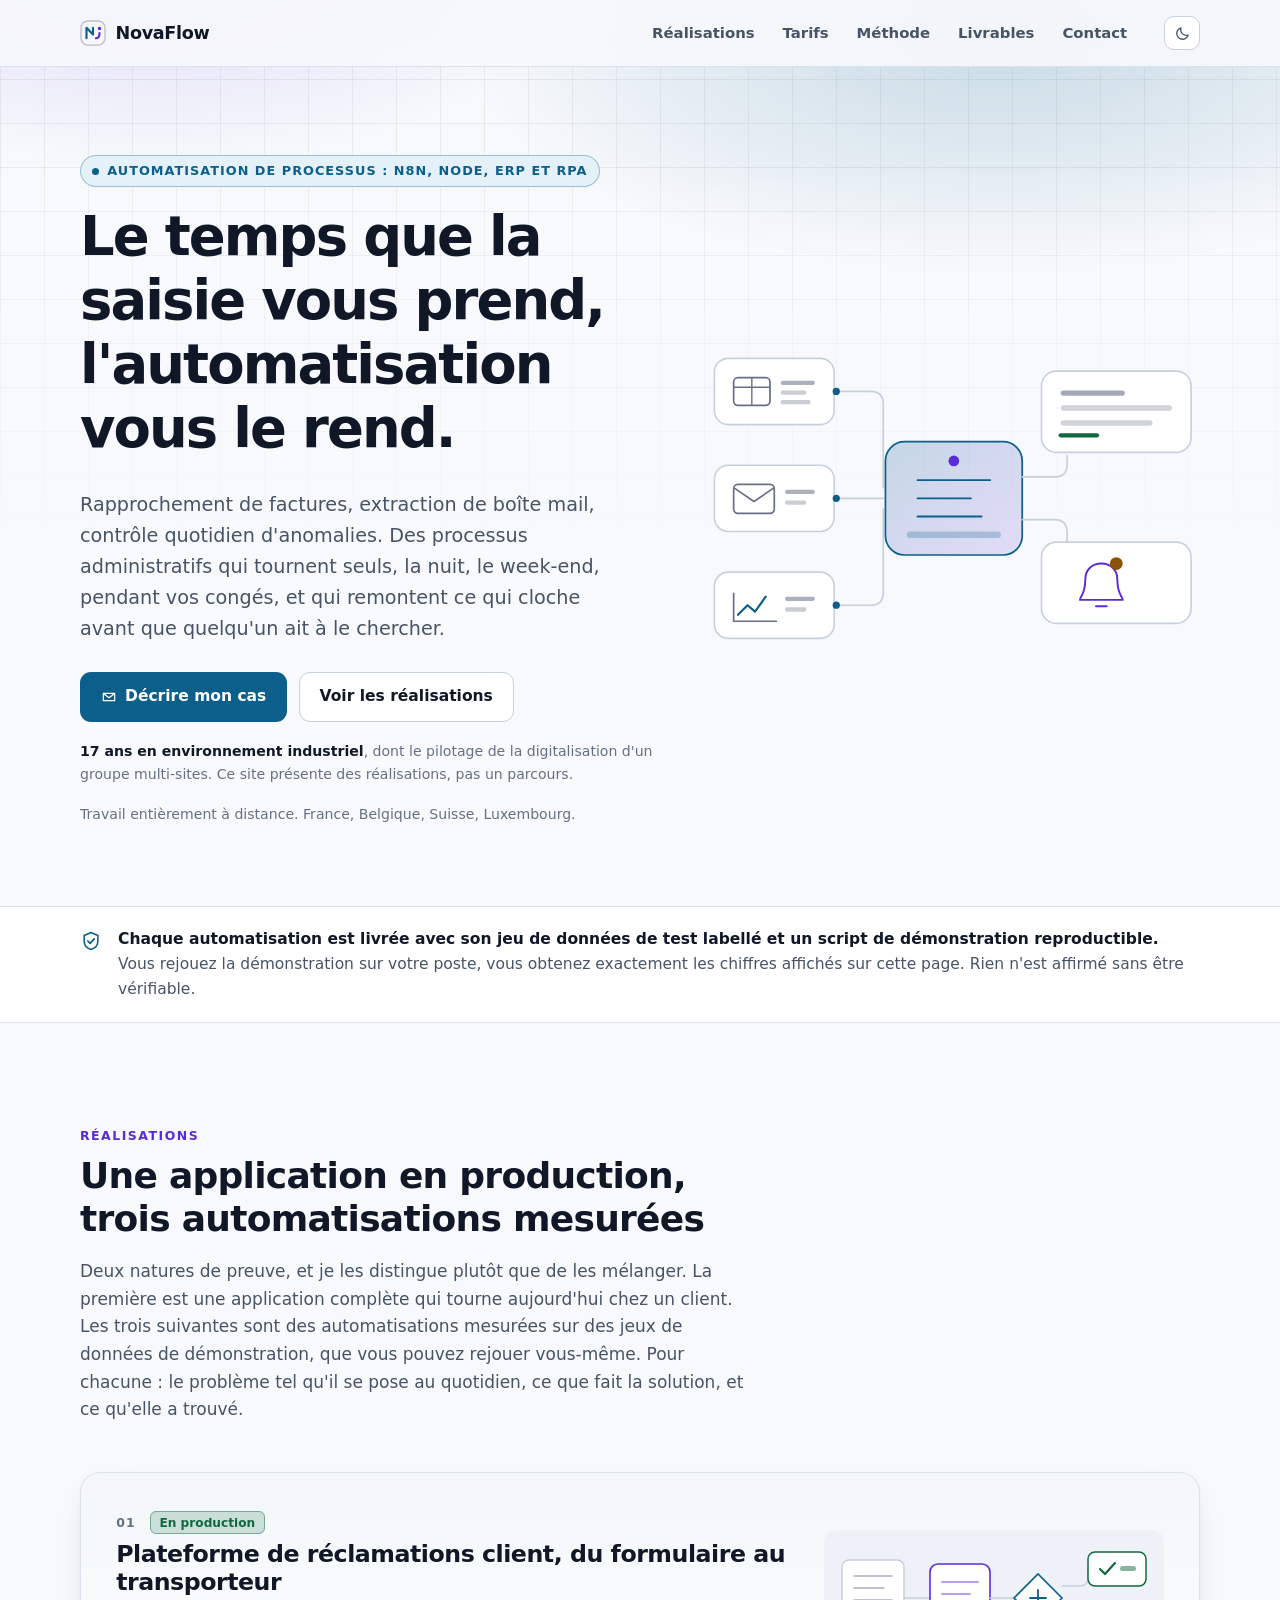
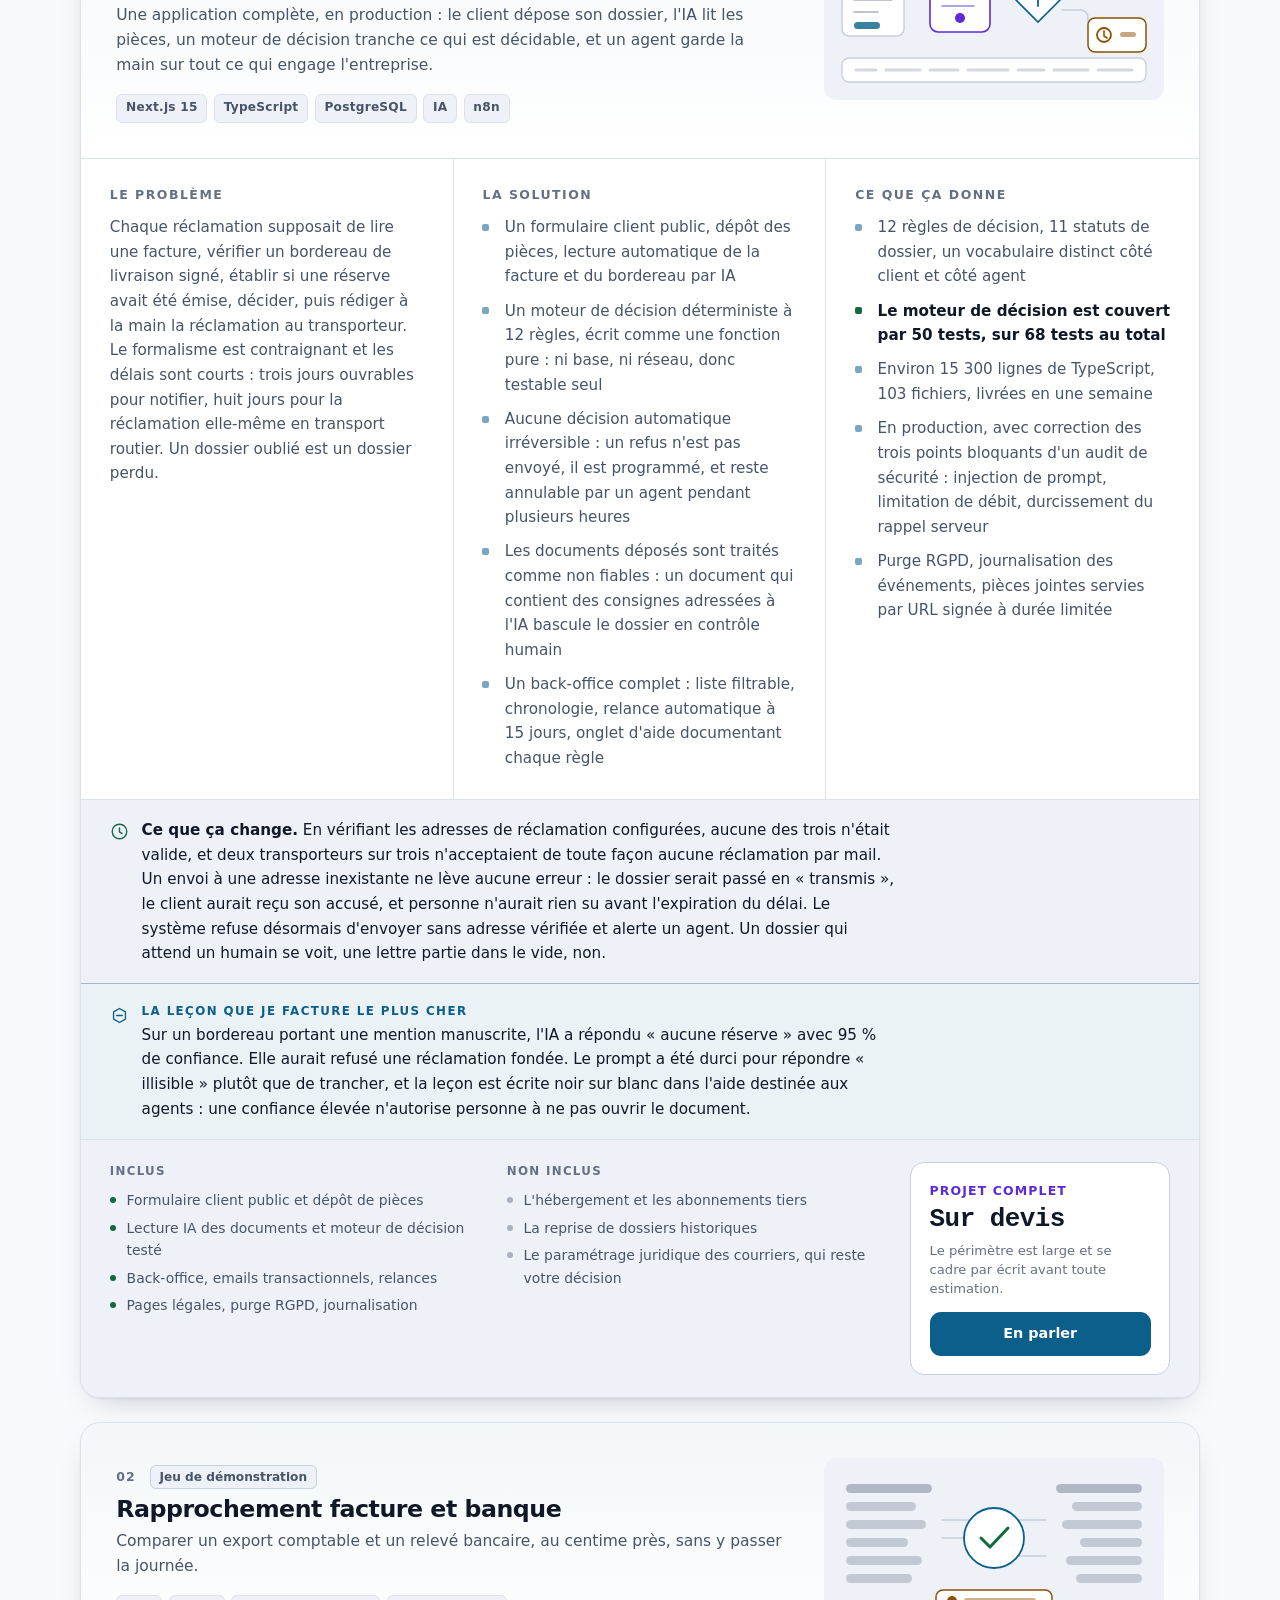
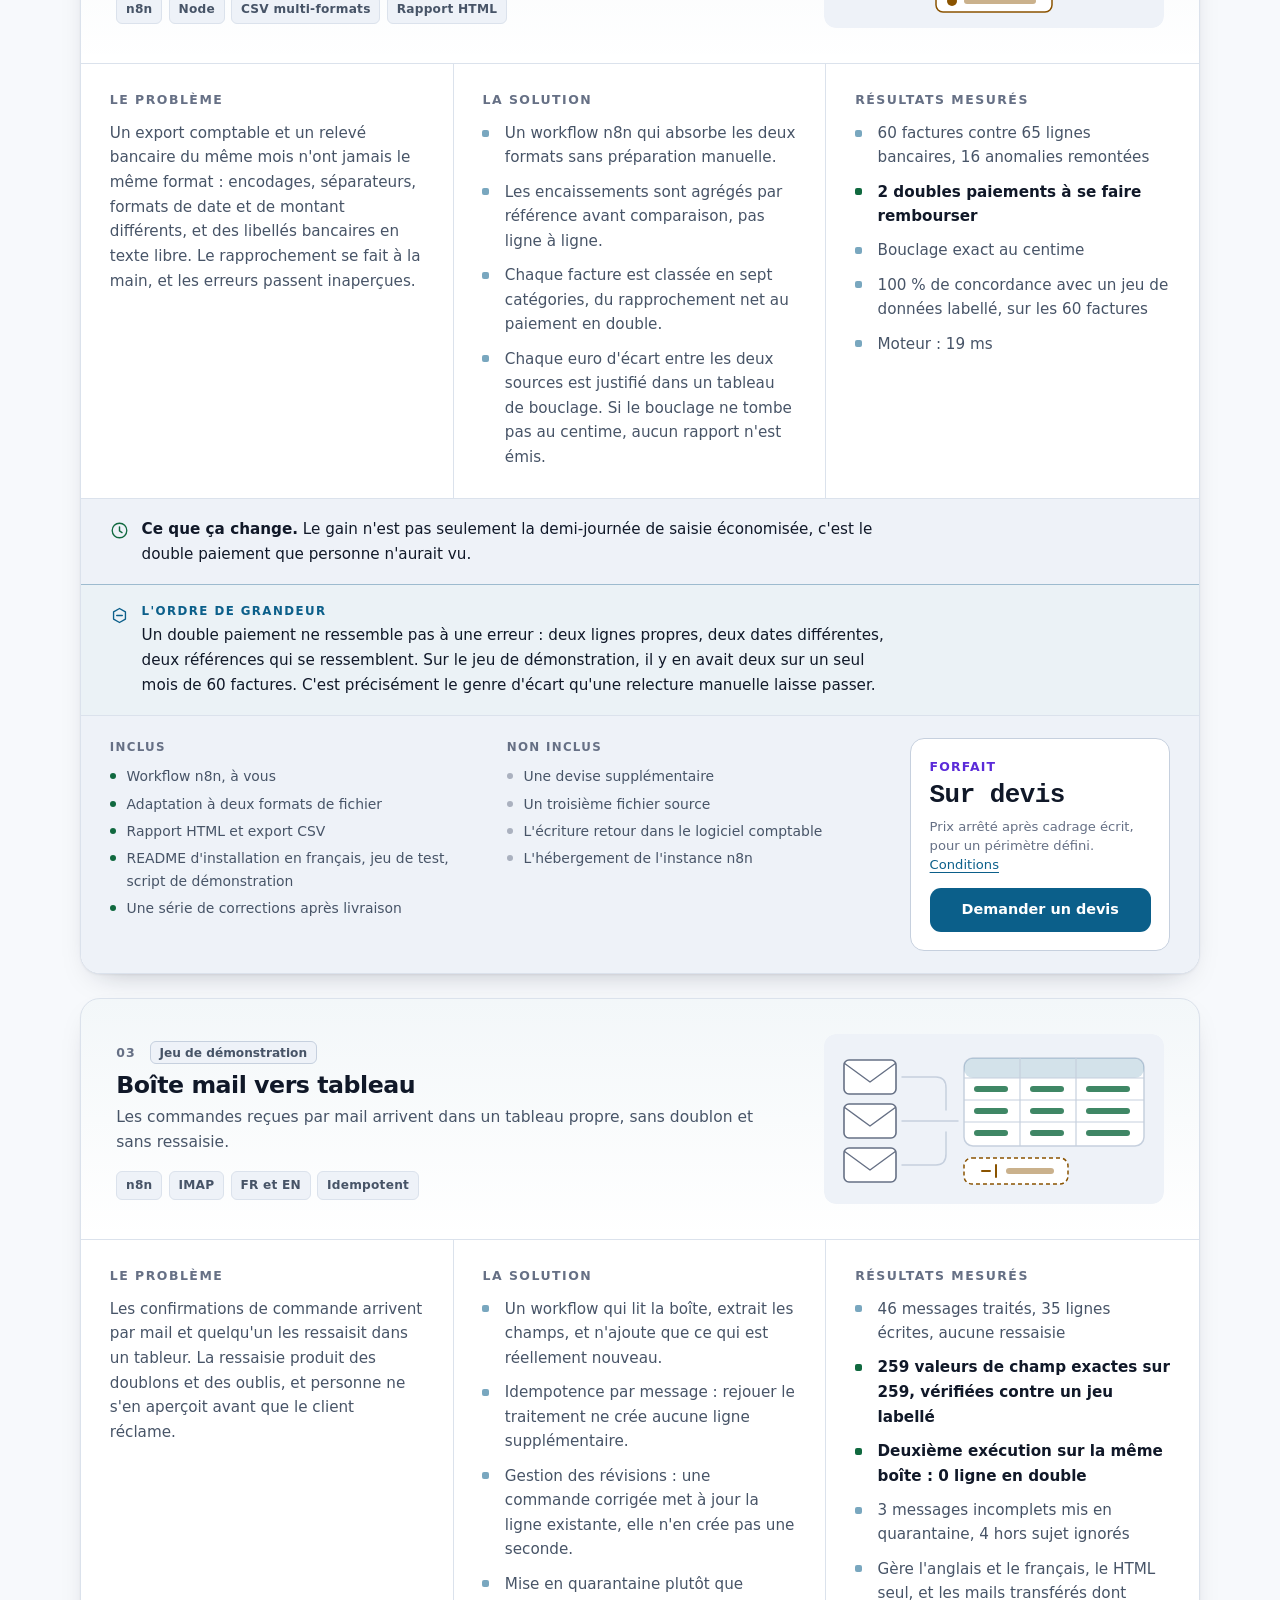
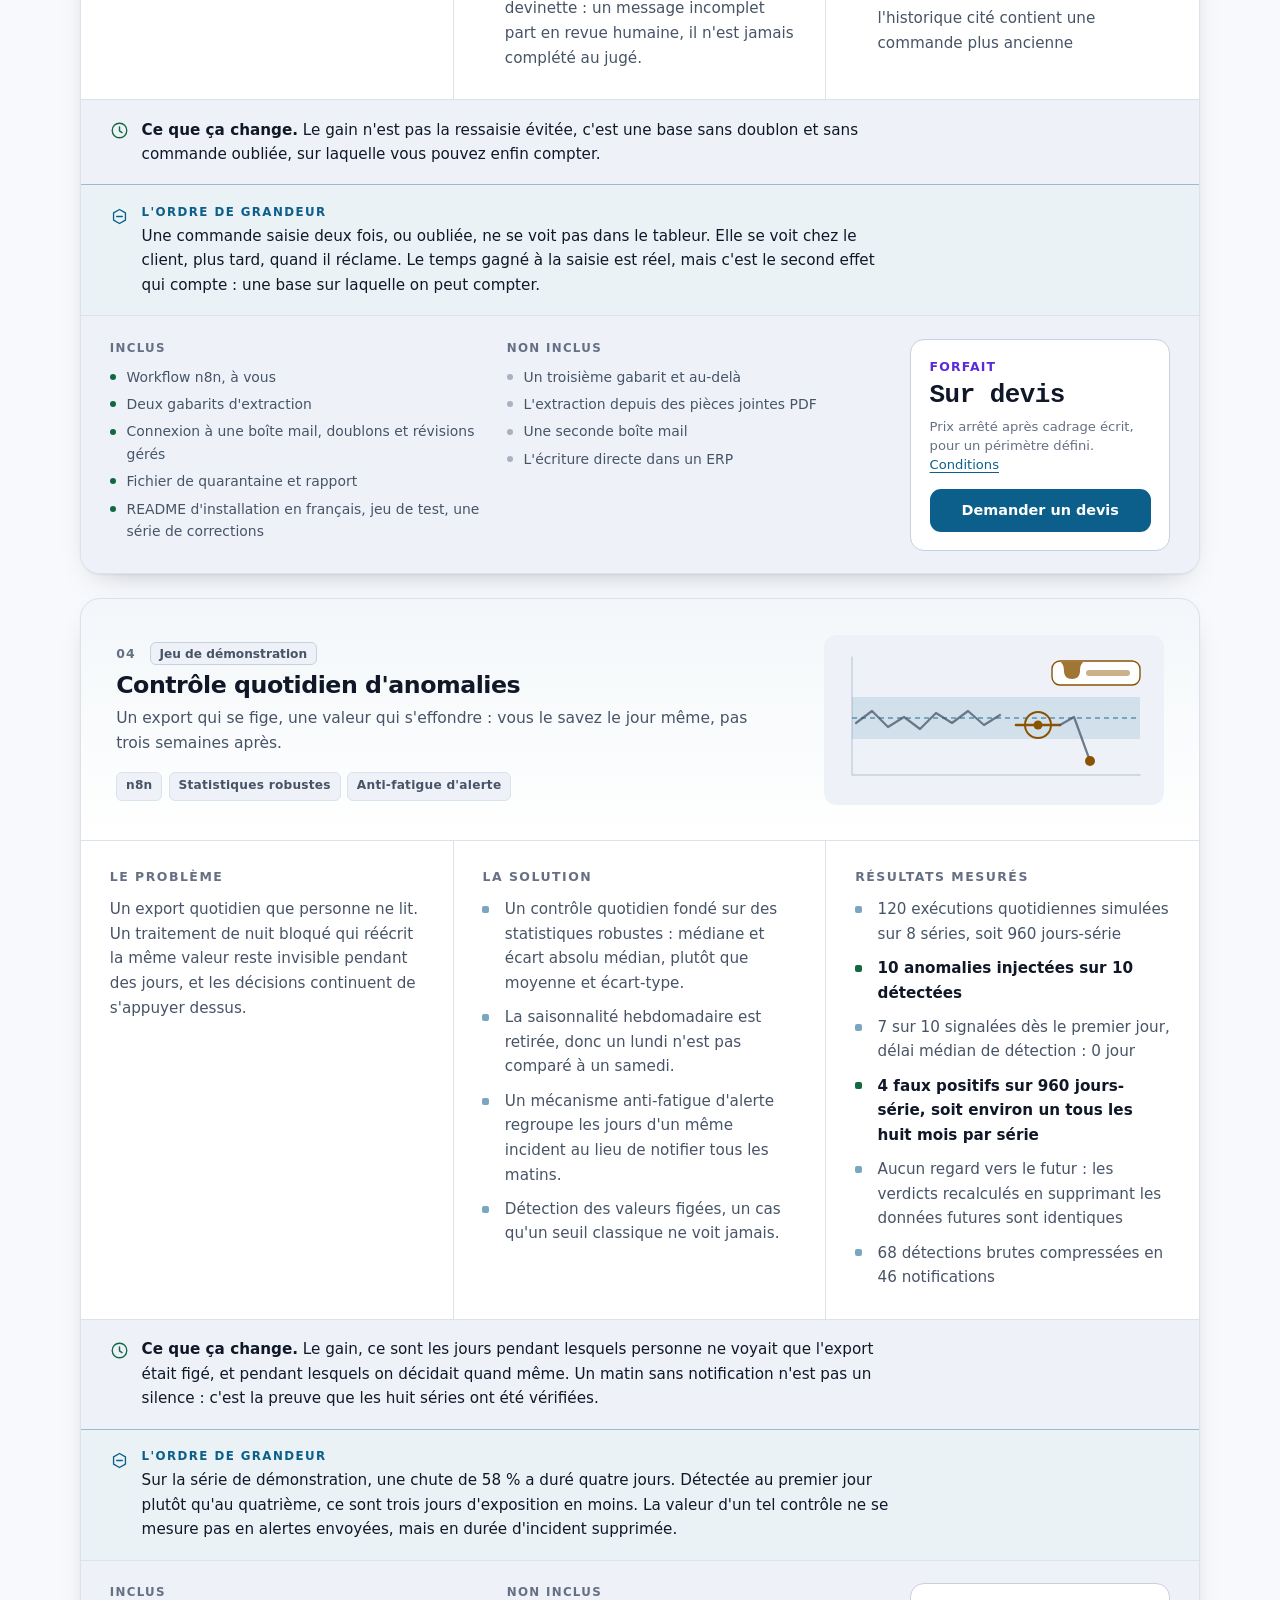
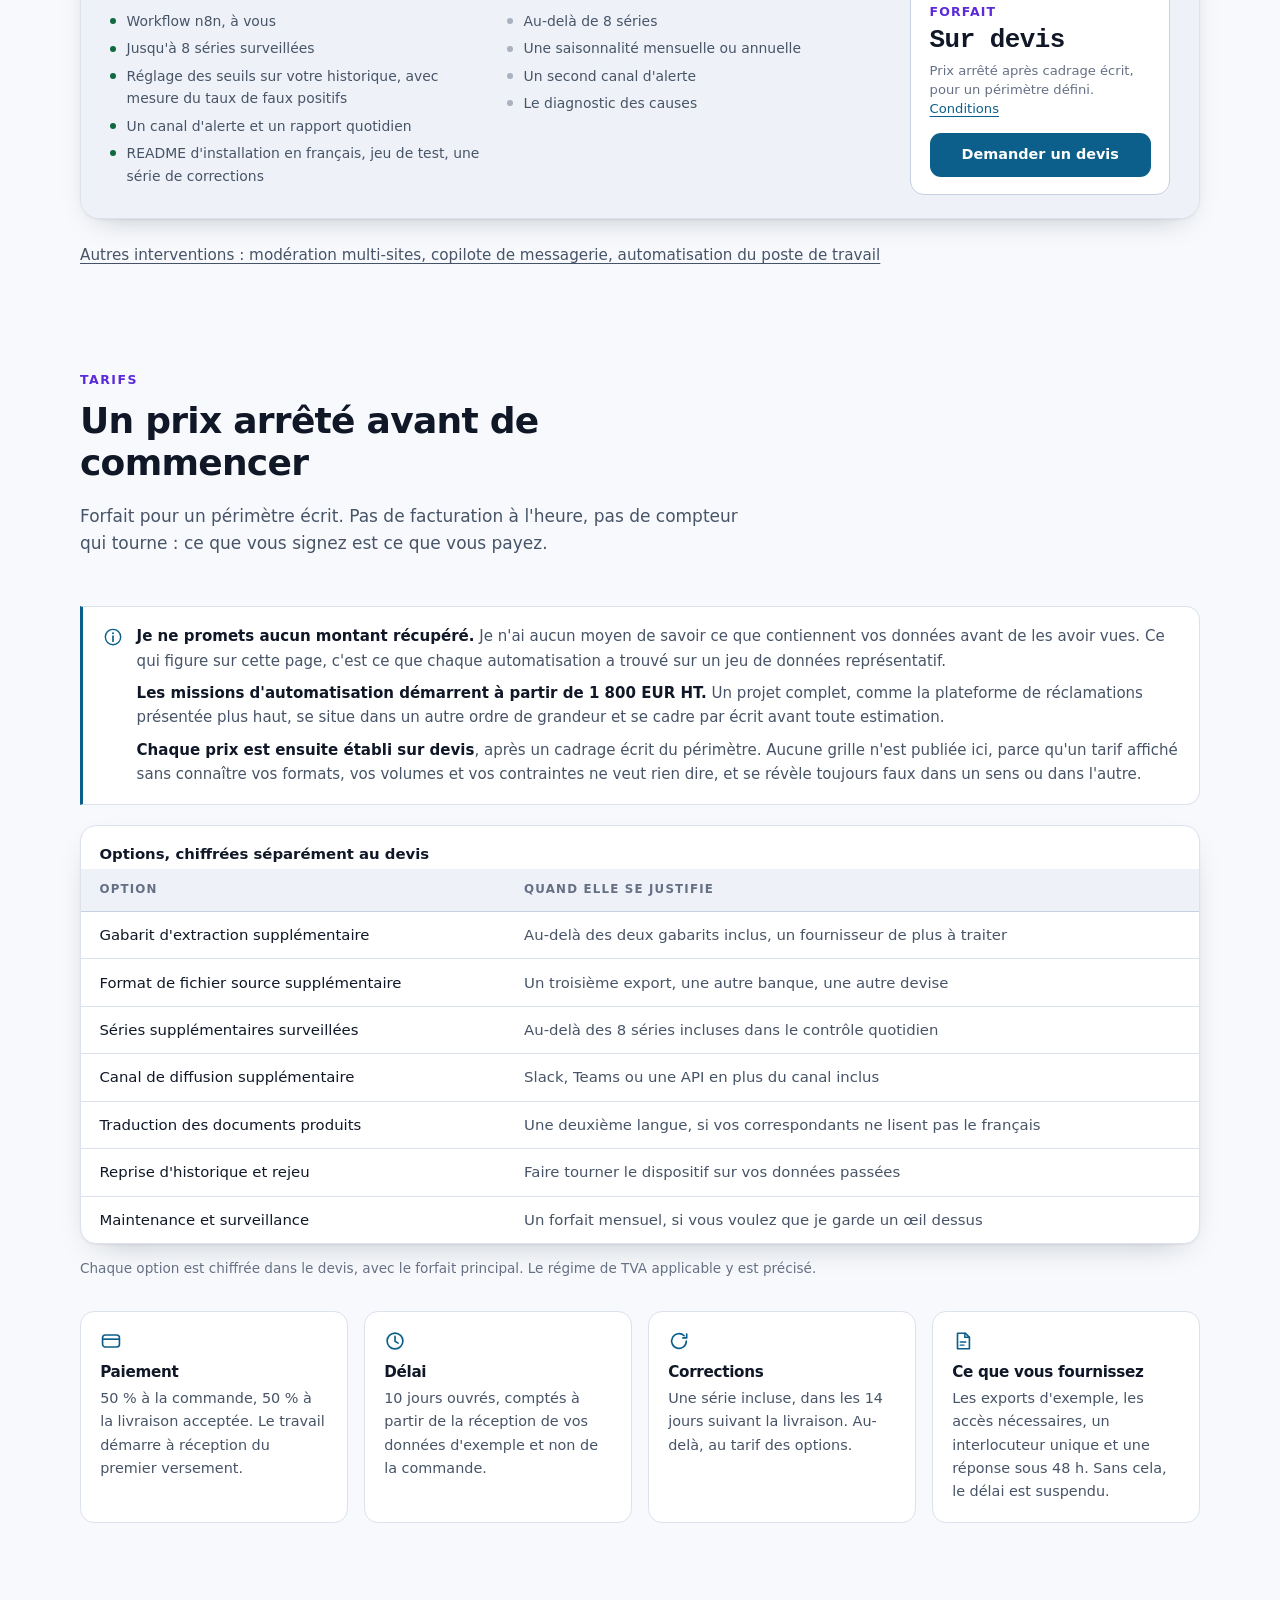
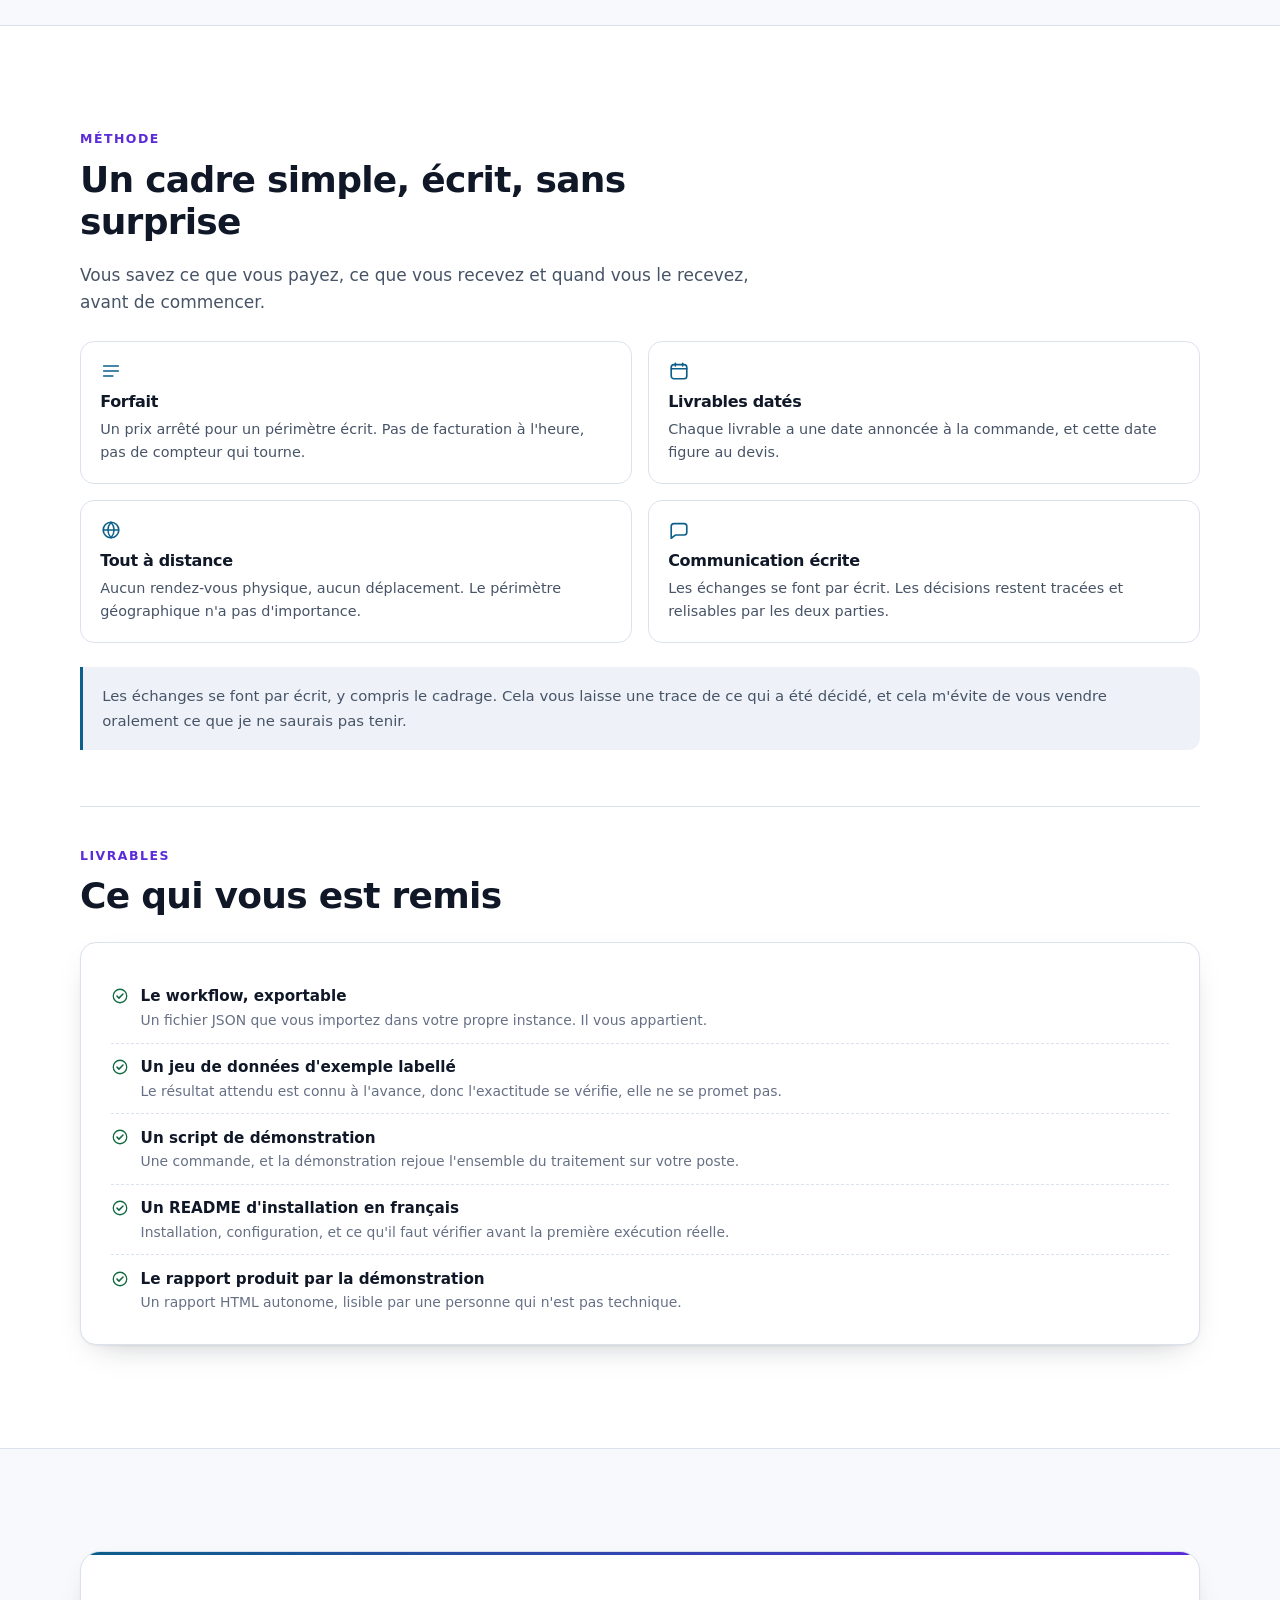
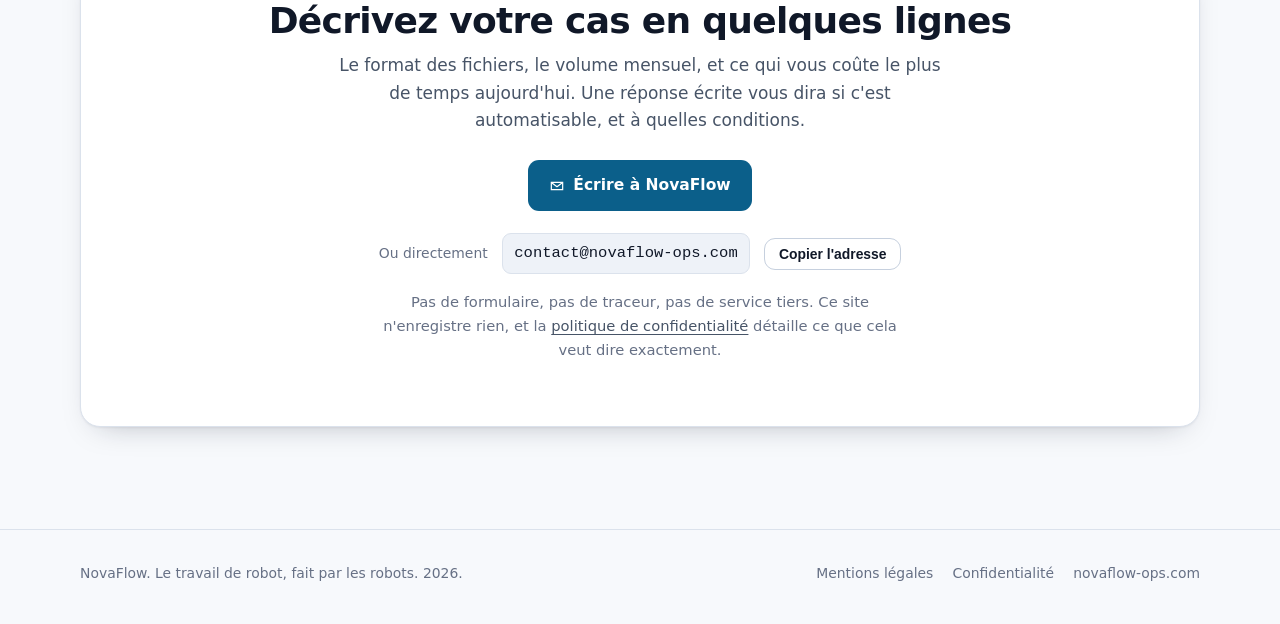
<file: index.html>
<!DOCTYPE html>
<html lang="fr">
<head>
<meta charset="utf-8">
<meta name="viewport" content="width=device-width, initial-scale=1">
<title>NovaFlow. Le travail de robot, fait par les robots.</title>
<meta name="description" content="Le travail de robot, fait par les robots. Rapprochement de factures, extraction de boîte mail, contrôle quotidien d'anomalies : des processus administratifs livrés avec leur jeu de données de test et un script de démonstration reproductible.">
<meta name="color-scheme" content="light dark">
<meta name="theme-color" content="#f7f9fc" media="(prefers-color-scheme: light)">
<meta name="theme-color" content="#080c16" media="(prefers-color-scheme: dark)">
<link rel="canonical" href="https://novaflow-ops.com/">
<meta property="og:type" content="website">
<meta property="og:url" content="https://novaflow-ops.com/">
<meta property="og:site_name" content="NovaFlow">
<meta property="og:title" content="NovaFlow. Le travail de robot, fait par les robots.">
<meta property="og:description" content="Le travail de robot, fait par les robots. Rapprochement de factures, extraction de boîte mail, contrôle quotidien d'anomalies : des processus administratifs livrés avec leur jeu de données de test et un script de démonstration reproductible.">
<script type="application/ld+json">
{
  "@context": "https://schema.org",
  "@graph": [
    {
      "@type": "WebSite",
      "@id": "https://novaflow-ops.com/#site",
      "url": "https://novaflow-ops.com/",
      "name": "NovaFlow",
      "inLanguage": "fr",
      "publisher": { "@id": "https://novaflow-ops.com/#org" }
    },
    {
      "@type": "ProfessionalService",
      "@id": "https://novaflow-ops.com/#org",
      "name": "NovaFlow",
      "slogan": "Le travail de robot, fait par les robots",
      "url": "https://novaflow-ops.com/",
      "email": "contact@novaflow-ops.com",
      "founder": { "@type": "Person", "name": "Laurent Lersteau" },
      "description": "Automatisation de processus administratifs pour PME. Chaque automatisation est livrée avec son jeu de données de test labellé et un script de démonstration reproductible, ce qui rend les résultats annoncés vérifiables.",
      "areaServed": [
        { "@type": "Country", "name": "France" },
        { "@type": "Country", "name": "Belgique" },
        { "@type": "Country", "name": "Suisse" },
        { "@type": "Country", "name": "Luxembourg" }
      ],
      "availableLanguage": "fr",
      "knowsAbout": [
        "automatisation de processus",
        "n8n",
        "rapprochement bancaire",
        "extraction de données depuis une boîte mail",
        "détection d'anomalies sur séries quotidiennes",
        "RPA",
        "Power Automate Desktop",
        "contrôle de données ERP multi-sites"
      ],
      "hasOfferCatalog": {
        "@type": "OfferCatalog",
        "name": "Automatisations",
        "itemListElement": [
          {
            "@type": "Service",
            "name": "Rapprochement facture et banque",
            "serviceType": "Automatisation de rapprochement comptable",
            "description": "Compare un export comptable et un relevé bancaire de formats différents, agrège les encaissements par référence, classe chaque facture en sept catégories, et justifie chaque euro d'écart dans un tableau de bouclage. Aucun rapport n'est émis si le bouclage ne tombe pas au centime. Sur le jeu de démonstration livré : 60 factures contre 65 lignes bancaires, 16 anomalies, 2 doubles paiements, 100 % de concordance avec le jeu labellé."
          },
          {
            "@type": "Service",
            "name": "Boîte mail vers tableau",
            "serviceType": "Extraction de données depuis une boîte mail",
            "description": "Lit une boîte mail, extrait les champs des confirmations de commande, et n'ajoute que ce qui est réellement nouveau. Sur le jeu de démonstration livré : 46 messages traités, 35 lignes écrites, 259 valeurs de champ exactes sur 259, et 0 ligne en double à la seconde exécution."
          },
          {
            "@type": "Service",
            "name": "Contrôle quotidien d'anomalies",
            "serviceType": "Surveillance de qualité de données",
            "description": "Contrôle quotidien fondé sur la médiane et l'écart absolu médian, saisonnalité hebdomadaire retirée, détection des valeurs figées et mécanisme anti-fatigue d'alerte. Sur la simulation livrée : 120 exécutions sur 8 séries, 10 anomalies injectées sur 10 détectées, 4 faux positifs sur 960 jours-série."
          },
          {
            "@type": "Service",
            "name": "Modération des données d'exploitation multi-sites",
            "serviceType": "Contrôle de données ERP multi-sites",
            "description": "Applique les mêmes règles métier à tous les sites chaque nuit : cohérence des stocks, rotation et ancienneté, uniformisation des pratiques, complétude et clôture. Chaque site ne reçoit que ce qui le concerne. Aucun chiffre n'est publié sur ce volet."
          },
          {
            "@type": "Service",
            "name": "Plateforme de réclamations client",
            "serviceType": "Application métier de traitement des réclamations",
            "description": "Application complète en production : formulaire client public avec dépôt de pièces, lecture des documents par IA, moteur de décision déterministe à 12 règles écrit comme une fonction pure et couvert par 50 tests, 11 statuts de dossier, back-office avec relance automatique à 15 jours, purge RGPD et journalisation. Aucune décision automatique irréversible : un refus est programmé et reste annulable par un agent. Environ 15 300 lignes de TypeScript, 68 tests, Next.js 15, PostgreSQL, n8n."
          },
          {
            "@type": "Service",
            "name": "Copilote de messagerie",
            "serviceType": "Tri, réponse et synthèse de boîte mail",
            "description": "Lit les messages de plusieurs boîtes, les classe en quatre niveaux d'urgence, produit pour chacun un résumé et l'action concrète à mener dans un tableau de suivi, et rédige une réponse dans le style du client quand elle est utile. Mémoire par fil de discussion pour ne jamais se répéter. Garde-fou anti-boucle sur les messages automatiques, les non-remises et les listes de diffusion. Permet un relevé unique au retour de congés. Aucun chiffre n'est publié sur ce volet."
          },
          {
            "@type": "Service",
            "name": "Automatisation du poste de travail, RPA",
            "serviceType": "RPA sur poste Windows",
            "description": "Pour les logiciels sans API ni export propre. Power Automate Desktop ou équivalent, chaque action journalisée, arrêt plutôt que devinette, test sur une liste de cas connus, aucun identifiant en clair. Aucun chiffre n'est publié sur ce volet."
          }
        ]
      }
    }
  ]
}
</script>
<script>
/* Applique le thème avant le premier rendu, pour éviter tout clignotement.
   Sans choix explicite, aucun attribut n'est posé et le CSS suit le système. */
(function () {
  try {
    var t = localStorage.getItem('novaflow-theme');
    if (t === 'light' || t === 'dark') document.documentElement.setAttribute('data-theme', t);
  } catch (e) {}
})();
</script>
<link rel="stylesheet" href="style.css">
</head>
<body>

<a class="skip" href="#main">Aller au contenu</a>

<header class="hdr">
  <div class="wrap hdr-in">
    <a class="brand" href="#top" aria-label="NovaFlow">
      <svg viewBox="0 0 32 32" aria-hidden="true" fill="none">
        <rect x="1.2" y="1.2" width="29.6" height="29.6" rx="8.5" stroke="currentColor" stroke-opacity=".25" stroke-width="1.6"/>
        <path d="M8 22.5V9.5l8 8.4V9.5" stroke="var(--accent)" stroke-width="2.6" stroke-linecap="round" stroke-linejoin="round"/>
        <path d="M19.5 22.5c3.6 0 4.5-2.4 4.5-6.5" stroke="var(--accent-2)" stroke-width="2.6" stroke-linecap="round"/>
        <circle cx="24" cy="10.5" r="2.1" fill="var(--accent-2)"/>
      </svg>
      NovaFlow
    </a>

    <nav class="nav" aria-label="Navigation principale">
      <a href="#realisations">Réalisations</a>
      <a href="#tarifs">Tarifs</a>
      <a href="#methode">Méthode</a>
      <a href="#livraison">Livrables</a>
      <a href="#contact">Contact</a>
    </nav>

    <div class="hdr-tools">
      <button type="button" class="icon-btn" id="btnTheme" aria-pressed="false" aria-label="Basculer entre le thème clair et le thème sombre" title="Basculer entre le thème clair et le thème sombre">
        <svg class="i-moon" viewBox="0 0 24 24" fill="none" aria-hidden="true"><path d="M20 14.2A8.2 8.2 0 0 1 9.8 4 8.2 8.2 0 1 0 20 14.2Z" stroke="currentColor" stroke-width="1.8" stroke-linejoin="round"/></svg>
        <svg class="i-sun" viewBox="0 0 24 24" fill="none" aria-hidden="true"><circle cx="12" cy="12" r="4.2" stroke="currentColor" stroke-width="1.8"/><path d="M12 2.5v2.2M12 19.3v2.2M2.5 12h2.2M19.3 12h2.2M5.2 5.2l1.6 1.6M17.2 17.2l1.6 1.6M18.8 5.2l-1.6 1.6M6.8 17.2l-1.6 1.6" stroke="currentColor" stroke-width="1.8" stroke-linecap="round"/></svg>
      </button>
    </div>
  </div>
</header>

<main id="main">
<span id="top"></span>

<!-- ================= ACCROCHE ================= -->
<div class="hero">
  <div class="wrap hero-grid">
    <div>
      <span class="eyebrow"><span class="dot"></span>Automatisation de processus : n8n, Node, ERP et RPA</span>
      <h1>
        Le temps que la saisie vous prend, l'automatisation vous le rend.
        
      </h1>
      <p class="lede">
        Rapprochement de factures, extraction de boîte mail, contrôle quotidien d'anomalies. Des processus administratifs qui tournent seuls, la nuit, le week-end, pendant vos congés, et qui remontent ce qui cloche avant que quelqu'un ait à le chercher.
        
      </p>
      <div class="cta-row">
        <a class="btn btn-1" href="#contact">
          <svg viewBox="0 0 24 24" fill="none" aria-hidden="true"><path d="M3.5 6.5h17v11h-17z" stroke="currentColor" stroke-width="1.8"/><path d="m4 7 8 6 8-6" stroke="currentColor" stroke-width="1.8" stroke-linejoin="round"/></svg>
          Décrire mon cas
        </a>
        <a class="btn btn-2" href="#realisations">
          Voir les réalisations
        </a>
      </div>
      <p class="hero-note">
        <strong>17 ans en environnement industriel</strong>, dont le pilotage de la digitalisation d'un groupe multi-sites. Ce site présente des réalisations, pas un parcours.
      </p>
      <p class="hero-note">
        Travail entièrement à distance. France, Belgique, Suisse, Luxembourg.
      </p>
    </div>

    <div class="hero-art" aria-hidden="true">
      <svg viewBox="0 0 460 330" fill="none" role="img">
        <defs>
          <linearGradient id="gEng" x1="0" y1="0" x2="1" y2="1">
            <stop offset="0" stop-color="var(--accent)" stop-opacity=".22"/>
            <stop offset="1" stop-color="var(--accent-2)" stop-opacity=".14"/>
          </linearGradient>
        </defs>

        <!-- entrées -->
        <g>
          <rect x="6" y="34" width="112" height="62" rx="13" fill="var(--bg-2)" stroke="var(--line-2)" stroke-width="1.5"/>
          <rect x="24" y="52" width="34" height="26" rx="4" stroke="var(--ink-3)" stroke-width="1.6"/>
          <path d="M24 61h34M41 52v26" stroke="var(--ink-3)" stroke-width="1.3"/>
          <rect x="68" y="55" width="32" height="4" rx="2" fill="var(--ink-3)" opacity=".55"/>
          <rect x="68" y="64" width="24" height="4" rx="2" fill="var(--ink-3)" opacity=".35"/>
          <rect x="68" y="73" width="28" height="4" rx="2" fill="var(--ink-3)" opacity=".35"/>
        </g>
        <g>
          <rect x="6" y="134" width="112" height="62" rx="13" fill="var(--bg-2)" stroke="var(--line-2)" stroke-width="1.5"/>
          <rect x="24" y="152" width="38" height="27" rx="4" stroke="var(--ink-3)" stroke-width="1.6"/>
          <path d="m24 155 19 13 19-13" stroke="var(--ink-3)" stroke-width="1.6" stroke-linejoin="round"/>
          <rect x="72" y="157" width="28" height="4" rx="2" fill="var(--ink-3)" opacity=".55"/>
          <rect x="72" y="167" width="20" height="4" rx="2" fill="var(--ink-3)" opacity=".35"/>
        </g>
        <g>
          <rect x="6" y="234" width="112" height="62" rx="13" fill="var(--bg-2)" stroke="var(--line-2)" stroke-width="1.5"/>
          <path d="M24 280v-26M24 280h40" stroke="var(--ink-3)" stroke-width="1.6" stroke-linecap="round"/>
          <path d="m28 274 9-9 7 6 10-14" stroke="var(--accent)" stroke-width="2" stroke-linecap="round" stroke-linejoin="round"/>
          <rect x="72" y="257" width="28" height="4" rx="2" fill="var(--ink-3)" opacity=".55"/>
          <rect x="72" y="267" width="20" height="4" rx="2" fill="var(--ink-3)" opacity=".35"/>
        </g>

        <!-- connecteurs entrée vers moteur -->
        <path d="M118 65h34c8 0 12 4 12 12v78" stroke="var(--line-2)" stroke-width="1.6" stroke-linecap="round"/>
        <path d="M118 165h46" stroke="var(--line-2)" stroke-width="1.6" stroke-linecap="round"/>
        <path d="M118 265h34c8 0 12-4 12-12v-78" stroke="var(--line-2)" stroke-width="1.6" stroke-linecap="round"/>
        <g fill="var(--accent)">
          <circle class="flow-dot" cx="120" cy="65" r="3.4"/>
          <circle class="flow-dot d2" cx="120" cy="165" r="3.4"/>
          <circle class="flow-dot d3" cx="120" cy="265" r="3.4"/>
        </g>

        <!-- moteur -->
        <rect x="166" y="112" width="128" height="106" rx="18" fill="url(#gEng)" stroke="var(--accent)" stroke-width="1.6"/>
        <g stroke="var(--accent)" stroke-width="1.7" stroke-linecap="round">
          <path d="M196 148h68M196 165h50M196 182h60"/>
        </g>
        <circle class="pulse" cx="230" cy="130" r="5" fill="var(--accent-2)"/>
        <rect x="186" y="196" width="88" height="6" rx="3" fill="var(--accent)" opacity=".25"/>

        <!-- connecteurs moteur vers sorties -->
        <path d="M294 145h30c8 0 12-4 12-12v-8" stroke="var(--line-2)" stroke-width="1.6" stroke-linecap="round"/>
        <path d="M294 185h30c8 0 12 4 12 12v8" stroke="var(--line-2)" stroke-width="1.6" stroke-linecap="round"/>

        <!-- sorties -->
        <rect x="312" y="46" width="140" height="76" rx="14" fill="var(--bg-2)" stroke="var(--line-2)" stroke-width="1.5"/>
        <rect x="330" y="64" width="60" height="5" rx="2.5" fill="var(--ink-3)" opacity=".6"/>
        <rect x="330" y="78" width="104" height="5" rx="2.5" fill="var(--ink-3)" opacity=".3"/>
        <rect x="330" y="92" width="86" height="5" rx="2.5" fill="var(--ink-3)" opacity=".3"/>
        <path d="M330 106h34" stroke="var(--good)" stroke-width="4" stroke-linecap="round"/>

        <rect x="312" y="206" width="140" height="76" rx="14" fill="var(--bg-2)" stroke="var(--line-2)" stroke-width="1.5"/>
        <path d="M368 226c-9 0-15 6-15 15 0 14-5 16-5 19h40c0-3-5-5-5-19 0-9-6-15-15-15Z" stroke="var(--accent-2)" stroke-width="1.8" stroke-linejoin="round"/>
        <path d="M363 266h10" stroke="var(--accent-2)" stroke-width="1.8" stroke-linecap="round"/>
        <circle cx="382" cy="226" r="6" fill="var(--warn)"/>
      </svg>
    </div>
  </div>
</div>

<!-- ================= BANDEAU DE CONFIANCE ================= -->
<div class="trust">
  <div class="wrap trust-in">
    <svg viewBox="0 0 24 24" fill="none" aria-hidden="true"><path d="M12 2.8 4.5 6v6.2c0 4.6 3.1 7.6 7.5 9 4.4-1.4 7.5-4.4 7.5-9V6L12 2.8Z" stroke="currentColor" stroke-width="1.7" stroke-linejoin="round"/><path d="m8.6 12 2.5 2.6 4.4-5" stroke="currentColor" stroke-width="1.9" stroke-linecap="round" stroke-linejoin="round"/></svg>
    <p>
      <strong>Chaque automatisation est livrée avec son jeu de données de test labellé et un script de démonstration reproductible.</strong> Vous rejouez la démonstration sur votre poste, vous obtenez exactement les chiffres affichés sur cette page. Rien n'est affirmé sans être vérifiable.
      
    </p>
  </div>
</div>

<!-- ================= RÉALISATIONS ================= -->
<section id="realisations" aria-labelledby="real-h">
  <div class="wrap">
    <div class="sec-head">
      <p class="kicker">Réalisations</p>
      <h2 id="real-h">
        Une application en production, trois automatisations mesurées
        
      </h2>
      <p>
        Deux natures de preuve, et je les distingue plutôt que de les mélanger. La première est une application complète qui tourne aujourd'hui chez un client. Les trois suivantes sont des automatisations mesurées sur des jeux de données de démonstration, que vous pouvez rejouer vous-même. Pour chacune : le problème tel qu'il se pose au quotidien, ce que fait la solution, et ce qu'elle a trouvé.
        
      </p>
    </div>

    <!-- ---------- 01, PLATEFORME DE RÉCLAMATIONS, EN PRODUCTION ---------- -->
    <article class="case reveal">
      <div class="case-top">
        <div>
          <span class="case-num">01 <span class="tag tag-live">En production</span></span>
          <h3>Plateforme de réclamations client, du formulaire au transporteur</h3>
          <p class="case-sub">
            Une application complète, en production : le client dépose son dossier, l'IA lit les pièces, un moteur de décision tranche ce qui est décidable, et un agent garde la main sur tout ce qui engage l'entreprise.
            
          </p>
          <div class="tags">
            <span class="tag">Next.js 15</span>
            <span class="tag">TypeScript</span>
            <span class="tag">PostgreSQL</span>
            <span class="tag">IA</span>
            <span class="tag">n8n</span>
          </div>
        </div>
        <div class="case-art" aria-hidden="true">
          <svg viewBox="0 0 340 170" fill="none">
            <rect width="340" height="170" rx="12" fill="var(--bg-3)"/>
            <rect x="18" y="30" width="62" height="76" rx="7" fill="var(--bg-2)" stroke="var(--line-2)" stroke-width="1.5"/>
            <path d="M30 46h38M30 58h30M30 70h38M30 82h24" stroke="var(--ink-3)" stroke-width="1.5" stroke-linecap="round" opacity=".55"/>
            <rect x="30" y="92" width="26" height="7" rx="3.5" fill="var(--accent)" opacity=".8"/>
            <path d="M80 68h26" stroke="var(--line-2)" stroke-width="1.5" stroke-linecap="round"/>
            <rect x="106" y="34" width="60" height="68" rx="8" fill="var(--bg-2)" stroke="var(--accent-2)" stroke-width="1.6"/>
            <path d="M118 52h36M118 64h28M118 76h32" stroke="var(--accent-2)" stroke-width="1.5" stroke-linecap="round" opacity=".6"/>
            <circle class="pulse" cx="136" cy="88" r="5" fill="var(--accent-2)"/>
            <path d="M166 68h24" stroke="var(--line-2)" stroke-width="1.5" stroke-linecap="round"/>
            <path d="M190 68 214 44l24 24-24 24z" fill="var(--bg-2)" stroke="var(--accent)" stroke-width="1.6"/>
            <path d="M206 68h16M214 60v16" stroke="var(--accent)" stroke-width="1.8" stroke-linecap="round"/>
            <path d="M238 56h18c6 0 8-4 8-9v-9M238 80h18c6 0 8 4 8 9v9" stroke="var(--line-2)" stroke-width="1.5" stroke-linecap="round"/>
            <rect x="264" y="22" width="58" height="34" rx="7" fill="var(--bg-2)" stroke="var(--good)" stroke-width="1.5"/>
            <path d="m276 39 5 5 10-11" stroke="var(--good)" stroke-width="2.2" stroke-linecap="round" stroke-linejoin="round"/>
            <rect x="296" y="36" width="16" height="5" rx="2.5" fill="var(--good)" opacity=".5"/>
            <rect x="264" y="88" width="58" height="34" rx="7" fill="var(--bg-2)" stroke="var(--warn)" stroke-width="1.5"/>
            <circle cx="280" cy="105" r="7" fill="none" stroke="var(--warn)" stroke-width="1.8"/>
            <path d="M280 101v5l3 2" stroke="var(--warn)" stroke-width="1.6" stroke-linecap="round"/>
            <rect x="296" y="102" width="16" height="5" rx="2.5" fill="var(--warn)" opacity=".5"/>
            <rect x="18" y="128" width="304" height="24" rx="7" fill="var(--bg-2)" stroke="var(--line-2)" stroke-width="1.3"/>
            <path d="M32 140h20M62 140h34M106 140h28M144 140h40M194 140h26M230 140h34M274 140h34" stroke="var(--ink-3)" stroke-width="3" stroke-linecap="round" opacity=".28"/>
          </svg>
        </div>
      </div>

      <div class="case-body">
        <div class="blk">
          <h4>Le problème</h4>
          <p>
            Chaque réclamation supposait de lire une facture, vérifier un bordereau de livraison signé, établir si une réserve avait été émise, décider, puis rédiger à la main la réclamation au transporteur. Le formalisme est contraignant et les délais sont courts : trois jours ouvrables pour notifier, huit jours pour la réclamation elle-même en transport routier. Un dossier oublié est un dossier perdu.
            
          </p>
        </div>
        <div class="blk">
          <h4>La solution</h4>
          <ul>
            <li>Un formulaire client public, dépôt des pièces, lecture automatique de la facture et du bordereau par IA</li>
            <li>Un moteur de décision déterministe à 12 règles, écrit comme une fonction pure : ni base, ni réseau, donc testable seul</li>
            <li>Aucune décision automatique irréversible : un refus n'est pas envoyé, il est programmé, et reste annulable par un agent pendant plusieurs heures</li>
            <li>Les documents déposés sont traités comme non fiables : un document qui contient des consignes adressées à l'IA bascule le dossier en contrôle humain</li>
            <li>Un back-office complet : liste filtrable, chronologie, relance automatique à 15 jours, onglet d'aide documentant chaque règle</li>
          </ul>
        </div>
        <div class="blk">
          <h4>Ce que ça donne</h4>
          <ul>
            <li>12 règles de décision, 11 statuts de dossier, un vocabulaire distinct côté client et côté agent</li>
            <li class="hi">Le moteur de décision est couvert par 50 tests, sur 68 tests au total</li>
            <li>Environ 15 300 lignes de TypeScript, 103 fichiers, livrées en une semaine</li>
            <li>En production, avec correction des trois points bloquants d'un audit de sécurité : injection de prompt, limitation de débit, durcissement du rappel serveur</li>
            <li>Purge RGPD, journalisation des événements, pièces jointes servies par URL signée à durée limitée</li>
          </ul>
        </div>
      </div>

      <div class="case-band">
        <svg viewBox="0 0 24 24" fill="none" aria-hidden="true"><circle cx="12" cy="12" r="9.2" stroke="currentColor" stroke-width="1.7"/><path d="M12 7.4v5.2l3.2 2" stroke="currentColor" stroke-width="1.8" stroke-linecap="round" stroke-linejoin="round"/></svg>
        <p>
          <strong>Ce que ça change.</strong> En vérifiant les adresses de réclamation configurées, aucune des trois n'était valide, et deux transporteurs sur trois n'acceptaient de toute façon aucune réclamation par mail. Un envoi à une adresse inexistante ne lève aucune erreur : le dossier serait passé en « transmis », le client aurait reçu son accusé, et personne n'aurait rien su avant l'expiration du délai. Le système refuse désormais d'envoyer sans adresse vérifiée et alerte un agent. Un dossier qui attend un humain se voit, une lettre partie dans le vide, non.
          
        </p>
      </div>

      <div class="threshold">
        <svg viewBox="0 0 24 24" fill="none" aria-hidden="true"><path d="M12 3.2 4.5 7.5v9L12 20.8l7.5-4.3v-9L12 3.2Z" stroke="currentColor" stroke-width="1.7" stroke-linejoin="round"/><path d="M8.6 12h6.8" stroke="currentColor" stroke-width="2" stroke-linecap="round"/></svg>
        <div>
          <span class="lbl">La leçon que je facture le plus cher</span>
          <p>
            Sur un bordereau portant une mention manuscrite, l'IA a répondu « aucune réserve » avec 95 % de confiance. Elle aurait refusé une réclamation fondée. Le prompt a été durci pour répondre « illisible » plutôt que de trancher, et la leçon est écrite noir sur blanc dans l'aide destinée aux agents : une confiance élevée n'autorise personne à ne pas ouvrir le document.
            
          </p>
        </div>
      </div>

      <div class="case-foot">
        <div class="scope">
          <div>
            <h5>Inclus</h5>
            <ul>
              <li>Formulaire client public et dépôt de pièces</li>
              <li>Lecture IA des documents et moteur de décision testé</li>
              <li>Back-office, emails transactionnels, relances</li>
              <li>Pages légales, purge RGPD, journalisation</li>
            </ul>
          </div>
          <div class="out">
            <h5>Non inclus</h5>
            <ul>
              <li>L'hébergement et les abonnements tiers</li>
              <li>La reprise de dossiers historiques</li>
              <li>Le paramétrage juridique des courriers, qui reste votre décision</li>
            </ul>
          </div>
        </div>
        <div class="price-card">
          <span class="pl">Projet complet</span>
          <span class="pv num">Sur devis</span>
          <span class="pn">
            Le périmètre est large et se cadre par écrit avant toute estimation.
            
          </span>
          <a class="btn btn-1" href="#contact">En parler</a>
        </div>
      </div>
    </article>

    <!-- ---------- 02, RAPPROCHEMENT ---------- -->
    <article class="case reveal">
      <div class="case-top">
        <div>
          <span class="case-num">02 <span class="tag tag-demo">Jeu de démonstration</span></span>
          <h3>Rapprochement facture et banque</h3>
          <p class="case-sub">
            Comparer un export comptable et un relevé bancaire, au centime près, sans y passer la journée.
            
          </p>
          <div class="tags">
            <span class="tag">n8n</span><span class="tag">Node</span>
            <span class="tag">CSV multi-formats</span>
            <span class="tag">Rapport HTML</span>
          </div>
        </div>
        <div class="case-art" aria-hidden="true">
          <svg viewBox="0 0 340 170" fill="none">
            <rect width="340" height="170" rx="12" fill="var(--bg-3)"/>
            <g opacity=".9">
              <rect x="22" y="26" width="86" height="9" rx="4.5" fill="var(--ink-3)" opacity=".5"/>
              <rect x="22" y="44" width="70" height="9" rx="4.5" fill="var(--ink-3)" opacity=".35"/>
              <rect x="22" y="62" width="80" height="9" rx="4.5" fill="var(--ink-3)" opacity=".35"/>
              <rect x="22" y="80" width="62" height="9" rx="4.5" fill="var(--ink-3)" opacity=".35"/>
              <rect x="22" y="98" width="76" height="9" rx="4.5" fill="var(--ink-3)" opacity=".35"/>
              <rect x="22" y="116" width="66" height="9" rx="4.5" fill="var(--ink-3)" opacity=".35"/>
            </g>
            <g opacity=".9">
              <rect x="232" y="26" width="86" height="9" rx="4.5" fill="var(--ink-3)" opacity=".5"/>
              <rect x="248" y="44" width="70" height="9" rx="4.5" fill="var(--ink-3)" opacity=".35"/>
              <rect x="238" y="62" width="80" height="9" rx="4.5" fill="var(--ink-3)" opacity=".35"/>
              <rect x="256" y="80" width="62" height="9" rx="4.5" fill="var(--ink-3)" opacity=".35"/>
              <rect x="242" y="98" width="76" height="9" rx="4.5" fill="var(--ink-3)" opacity=".35"/>
              <rect x="252" y="116" width="66" height="9" rx="4.5" fill="var(--ink-3)" opacity=".35"/>
            </g>
            <path d="M118 62h44M118 80h44M222 62h-44M222 98h-44" stroke="var(--line-2)" stroke-width="1.5" stroke-linecap="round"/>
            <circle cx="170" cy="80" r="30" fill="var(--bg-2)" stroke="var(--accent)" stroke-width="1.8"/>
            <path d="m157 80 9 9 18-19" stroke="var(--good)" stroke-width="3" stroke-linecap="round" stroke-linejoin="round"/>
            <g>
              <rect x="112" y="132" width="116" height="22" rx="7" fill="var(--bg-2)" stroke="var(--warn)" stroke-width="1.5"/>
              <circle cx="128" cy="143" r="5" fill="var(--warn)"/>
              <rect x="140" y="140" width="72" height="6" rx="3" fill="var(--warn)" opacity=".45"/>
            </g>
          </svg>
        </div>
      </div>

      <div class="case-body">
        <div class="blk">
          <h4>Le problème</h4>
          <p>
            Un export comptable et un relevé bancaire du même mois n'ont jamais le même format : encodages, séparateurs, formats de date et de montant différents, et des libellés bancaires en texte libre. Le rapprochement se fait à la main, et les erreurs passent inaperçues.
            
          </p>
        </div>
        <div class="blk">
          <h4>La solution</h4>
          <ul>
            <li>Un workflow n8n qui absorbe les deux formats sans préparation manuelle.</li>
            <li>Les encaissements sont agrégés par référence avant comparaison, pas ligne à ligne.</li>
            <li>Chaque facture est classée en sept catégories, du rapprochement net au paiement en double.</li>
            <li>Chaque euro d'écart entre les deux sources est justifié dans un tableau de bouclage. Si le bouclage ne tombe pas au centime, aucun rapport n'est émis.</li>
          </ul>
        </div>
        <div class="blk">
          <h4>Résultats mesurés</h4>
          <ul>
            <li>60 factures contre 65 lignes bancaires, 16 anomalies remontées</li>
            <li class="hi">2 doubles paiements à se faire rembourser</li>
            <li>Bouclage exact au centime</li>
            <li>100 % de concordance avec un jeu de données labellé, sur les 60 factures</li>
            <li>Moteur : 19 ms</li>
          </ul>
        </div>
      </div>

      <div class="case-band">
        <svg viewBox="0 0 24 24" fill="none" aria-hidden="true"><circle cx="12" cy="12" r="9.2" stroke="currentColor" stroke-width="1.7"/><path d="M12 7.4v5.2l3.2 2" stroke="currentColor" stroke-width="1.8" stroke-linecap="round" stroke-linejoin="round"/></svg>
        <p>
          <strong>Ce que ça change.</strong> Le gain n'est pas seulement la demi-journée de saisie économisée, c'est le double paiement que personne n'aurait vu.
          
        </p>
      </div>

      <div class="threshold">
        <svg viewBox="0 0 24 24" fill="none" aria-hidden="true"><path d="M12 3.2 4.5 7.5v9L12 20.8l7.5-4.3v-9L12 3.2Z" stroke="currentColor" stroke-width="1.7" stroke-linejoin="round"/><path d="M8.6 12h6.8" stroke="currentColor" stroke-width="2" stroke-linecap="round"/></svg>
        <div>
          <span class="lbl">L'ordre de grandeur</span>
          <p>
            Un double paiement ne ressemble pas à une erreur : deux lignes propres, deux dates différentes, deux références qui se ressemblent. Sur le jeu de démonstration, il y en avait deux sur un seul mois de 60 factures. C'est précisément le genre d'écart qu'une relecture manuelle laisse passer.
            
          </p>
        </div>
      </div>

      <div class="case-foot">
        <div class="scope">
          <div>
            <h5>Inclus</h5>
            <ul>
              <li>Workflow n8n, à vous</li>
              <li>Adaptation à deux formats de fichier</li>
              <li>Rapport HTML et export CSV</li>
              <li>README d'installation en français, jeu de test, script de démonstration</li>
              <li>Une série de corrections après livraison</li>
            </ul>
          </div>
          <div class="out">
            <h5>Non inclus</h5>
            <ul>
              <li>Une devise supplémentaire</li>
              <li>Un troisième fichier source</li>
              <li>L'écriture retour dans le logiciel comptable</li>
              <li>L'hébergement de l'instance n8n</li>
            </ul>
          </div>
        </div>
        <div class="price-card">
          <span class="pl">Forfait</span>
          <span class="pv num">Sur devis</span>
          <span class="pn">
            Prix arrêté après cadrage écrit, pour un périmètre défini. <a href="#tarifs">Conditions</a>
            
          </span>
          <a class="btn btn-1" href="#contact">Demander un devis</a>
        </div>
      </div>
    </article>

    <!-- ---------- 03, BOÎTE MAIL VERS TABLEAU ---------- -->
    <article class="case reveal">
      <div class="case-top">
        <div>
          <span class="case-num">03 <span class="tag tag-demo">Jeu de démonstration</span></span>
          <h3>Boîte mail vers tableau</h3>
          <p class="case-sub">
            Les commandes reçues par mail arrivent dans un tableau propre, sans doublon et sans ressaisie.
            
          </p>
          <div class="tags">
            <span class="tag">n8n</span><span class="tag">IMAP</span>
            <span class="tag">FR et EN</span>
            <span class="tag">Idempotent</span>
          </div>
        </div>
        <div class="case-art" aria-hidden="true">
          <svg viewBox="0 0 340 170" fill="none">
            <rect width="340" height="170" rx="12" fill="var(--bg-3)"/>
            <g stroke="var(--ink-3)" stroke-width="1.6" fill="var(--bg-2)">
              <rect x="20" y="26" width="52" height="34" rx="5"/>
              <rect x="20" y="70" width="52" height="34" rx="5"/>
              <rect x="20" y="114" width="52" height="34" rx="5"/>
            </g>
            <g stroke="var(--ink-3)" stroke-width="1.4" stroke-linejoin="round" fill="none">
              <path d="m20 29 26 19 26-19M20 73l26 19 26-19M20 117l26 19 26-19"/>
            </g>
            <path d="M78 43h34c7 0 10 4 10 11v22M78 87h56M78 131h34c7 0 10-4 10-11v-22" stroke="var(--line-2)" stroke-width="1.5" stroke-linecap="round"/>
            <rect x="140" y="24" width="180" height="88" rx="9" fill="var(--bg-2)" stroke="var(--line-2)" stroke-width="1.5"/>
            <rect x="140" y="24" width="180" height="20" rx="9" fill="var(--accent)" opacity=".18"/>
            <path d="M140 44h180M140 66h180M140 88h180M196 24v88M252 24v88" stroke="var(--line-2)" stroke-width="1.2"/>
            <g fill="var(--good)" opacity=".8">
              <rect x="150" y="52" width="34" height="6" rx="3"/>
              <rect x="206" y="52" width="34" height="6" rx="3"/>
              <rect x="262" y="52" width="44" height="6" rx="3"/>
              <rect x="150" y="74" width="34" height="6" rx="3"/>
              <rect x="206" y="74" width="34" height="6" rx="3"/>
              <rect x="262" y="74" width="44" height="6" rx="3"/>
              <rect x="150" y="96" width="34" height="6" rx="3"/>
              <rect x="206" y="96" width="34" height="6" rx="3"/>
              <rect x="262" y="96" width="44" height="6" rx="3"/>
            </g>
            <rect x="140" y="124" width="104" height="26" rx="8" fill="var(--bg-2)" stroke="var(--warn)" stroke-width="1.5" stroke-dasharray="4 3"/>
            <path d="M158 137h8M172 131v12" stroke="var(--warn)" stroke-width="2" stroke-linecap="round"/>
            <rect x="182" y="134" width="48" height="6" rx="3" fill="var(--warn)" opacity=".45"/>
          </svg>
        </div>
      </div>

      <div class="case-body">
        <div class="blk">
          <h4>Le problème</h4>
          <p>
            Les confirmations de commande arrivent par mail et quelqu'un les ressaisit dans un tableur. La ressaisie produit des doublons et des oublis, et personne ne s'en aperçoit avant que le client réclame.
            
          </p>
        </div>
        <div class="blk">
          <h4>La solution</h4>
          <ul>
            <li>Un workflow qui lit la boîte, extrait les champs, et n'ajoute que ce qui est réellement nouveau.</li>
            <li>Idempotence par message : rejouer le traitement ne crée aucune ligne supplémentaire.</li>
            <li>Gestion des révisions : une commande corrigée met à jour la ligne existante, elle n'en crée pas une seconde.</li>
            <li>Mise en quarantaine plutôt que devinette : un message incomplet part en revue humaine, il n'est jamais complété au jugé.</li>
          </ul>
        </div>
        <div class="blk">
          <h4>Résultats mesurés</h4>
          <ul>
            <li>46 messages traités, 35 lignes écrites, aucune ressaisie</li>
            <li class="hi">259 valeurs de champ exactes sur 259, vérifiées contre un jeu labellé</li>
            <li class="hi">Deuxième exécution sur la même boîte : 0 ligne en double</li>
            <li>3 messages incomplets mis en quarantaine, 4 hors sujet ignorés</li>
            <li>Gère l'anglais et le français, le HTML seul, et les mails transférés dont l'historique cité contient une commande plus ancienne</li>
          </ul>
        </div>
      </div>

      <div class="case-band">
        <svg viewBox="0 0 24 24" fill="none" aria-hidden="true"><circle cx="12" cy="12" r="9.2" stroke="currentColor" stroke-width="1.7"/><path d="M12 7.4v5.2l3.2 2" stroke="currentColor" stroke-width="1.8" stroke-linecap="round" stroke-linejoin="round"/></svg>
        <p>
          <strong>Ce que ça change.</strong> Le gain n'est pas la ressaisie évitée, c'est une base sans doublon et sans commande oubliée, sur laquelle vous pouvez enfin compter.
          
        </p>
      </div>

      <div class="threshold">
        <svg viewBox="0 0 24 24" fill="none" aria-hidden="true"><path d="M12 3.2 4.5 7.5v9L12 20.8l7.5-4.3v-9L12 3.2Z" stroke="currentColor" stroke-width="1.7" stroke-linejoin="round"/><path d="M8.6 12h6.8" stroke="currentColor" stroke-width="2" stroke-linecap="round"/></svg>
        <div>
          <span class="lbl">L'ordre de grandeur</span>
          <p>
            Une commande saisie deux fois, ou oubliée, ne se voit pas dans le tableur. Elle se voit chez le client, plus tard, quand il réclame. Le temps gagné à la saisie est réel, mais c'est le second effet qui compte : une base sur laquelle on peut compter.
            
          </p>
        </div>
      </div>

      <div class="case-foot">
        <div class="scope">
          <div>
            <h5>Inclus</h5>
            <ul>
              <li>Workflow n8n, à vous</li>
              <li>Deux gabarits d'extraction</li>
              <li>Connexion à une boîte mail, doublons et révisions gérés</li>
              <li>Fichier de quarantaine et rapport</li>
              <li>README d'installation en français, jeu de test, une série de corrections</li>
            </ul>
          </div>
          <div class="out">
            <h5>Non inclus</h5>
            <ul>
              <li>Un troisième gabarit et au-delà</li>
              <li>L'extraction depuis des pièces jointes PDF</li>
              <li>Une seconde boîte mail</li>
              <li>L'écriture directe dans un ERP</li>
            </ul>
          </div>
        </div>
        <div class="price-card">
          <span class="pl">Forfait</span>
          <span class="pv num">Sur devis</span>
          <span class="pn">
            Prix arrêté après cadrage écrit, pour un périmètre défini. <a href="#tarifs">Conditions</a>
            
          </span>
          <a class="btn btn-1" href="#contact">Demander un devis</a>
        </div>
      </div>
    </article>

    <!-- ---------- 04, CONTRÔLE D'ANOMALIES ---------- -->
    <article class="case reveal">
      <div class="case-top">
        <div>
          <span class="case-num">04 <span class="tag tag-demo">Jeu de démonstration</span></span>
          <h3>Contrôle quotidien d'anomalies</h3>
          <p class="case-sub">
            Un export qui se fige, une valeur qui s'effondre : vous le savez le jour même, pas trois semaines après.
            
          </p>
          <div class="tags">
            <span class="tag">n8n</span>
            <span class="tag">Statistiques robustes</span>
            <span class="tag">Anti-fatigue d'alerte</span>
          </div>
        </div>
        <div class="case-art" aria-hidden="true">
          <svg viewBox="0 0 340 170" fill="none">
            <rect width="340" height="170" rx="12" fill="var(--bg-3)"/>
            <path d="M28 140h288M28 140V22" stroke="var(--line-2)" stroke-width="1.5" stroke-linecap="round"/>
            <path d="M28 62h288v42H28z" fill="var(--accent)" opacity=".12"/>
            <path d="M28 83h288" stroke="var(--accent)" stroke-width="1.4" stroke-dasharray="5 4" opacity=".6"/>
            <path d="M32 88l16-12 16 16 16-10 16 12 16-16 16 10 16-12 16 14 16-10"
                  stroke="var(--ink-2)" stroke-width="2.2" stroke-linecap="round" stroke-linejoin="round" fill="none" opacity=".75"/>
            <path d="M192 90h44" stroke="var(--warn)" stroke-width="2.6" stroke-linecap="round"/>
            <g>
              <circle cx="214" cy="90" r="13" fill="none" stroke="var(--warn)" stroke-width="2" class="pulse"/>
              <circle cx="214" cy="90" r="4.5" fill="var(--warn)"/>
            </g>
            <path d="M236 90l14-8 16 44" stroke="var(--ink-2)" stroke-width="2.2" stroke-linecap="round" stroke-linejoin="round" fill="none" opacity=".75"/>
            <circle cx="266" cy="126" r="5" fill="var(--warn)"/>
            <rect x="228" y="26" width="88" height="24" rx="8" fill="var(--bg-2)" stroke="var(--warn)" stroke-width="1.4"/>
            <path d="M248 44c-5 0-8-3-8-8 0-7-3-8-3-9h22c0 1-3 2-3 9 0 5-3 8-8 8Z" fill="var(--warn)" opacity=".8"/>
            <rect x="262" y="35" width="44" height="6" rx="3" fill="var(--warn)" opacity=".45"/>
          </svg>
        </div>
      </div>

      <div class="case-body">
        <div class="blk">
          <h4>Le problème</h4>
          <p>
            Un export quotidien que personne ne lit. Un traitement de nuit bloqué qui réécrit la même valeur reste invisible pendant des jours, et les décisions continuent de s'appuyer dessus.
            
          </p>
        </div>
        <div class="blk">
          <h4>La solution</h4>
          <ul>
            <li>Un contrôle quotidien fondé sur des statistiques robustes : médiane et écart absolu médian, plutôt que moyenne et écart-type.</li>
            <li>La saisonnalité hebdomadaire est retirée, donc un lundi n'est pas comparé à un samedi.</li>
            <li>Un mécanisme anti-fatigue d'alerte regroupe les jours d'un même incident au lieu de notifier tous les matins.</li>
            <li>Détection des valeurs figées, un cas qu'un seuil classique ne voit jamais.</li>
          </ul>
        </div>
        <div class="blk">
          <h4>Résultats mesurés</h4>
          <ul>
            <li>120 exécutions quotidiennes simulées sur 8 séries, soit 960 jours-série</li>
            <li class="hi">10 anomalies injectées sur 10 détectées</li>
            <li>7 sur 10 signalées dès le premier jour, délai médian de détection : 0 jour</li>
            <li class="hi">4 faux positifs sur 960 jours-série, soit environ un tous les huit mois par série</li>
            <li>Aucun regard vers le futur : les verdicts recalculés en supprimant les données futures sont identiques</li>
            <li>68 détections brutes compressées en 46 notifications</li>
          </ul>
        </div>
      </div>

      <div class="case-band">
        <svg viewBox="0 0 24 24" fill="none" aria-hidden="true"><circle cx="12" cy="12" r="9.2" stroke="currentColor" stroke-width="1.7"/><path d="M12 7.4v5.2l3.2 2" stroke="currentColor" stroke-width="1.8" stroke-linecap="round" stroke-linejoin="round"/></svg>
        <p>
          <strong>Ce que ça change.</strong> Le gain, ce sont les jours pendant lesquels personne ne voyait que l'export était figé, et pendant lesquels on décidait quand même. Un matin sans notification n'est pas un silence : c'est la preuve que les huit séries ont été vérifiées.
          
        </p>
      </div>

      <div class="threshold">
        <svg viewBox="0 0 24 24" fill="none" aria-hidden="true"><path d="M12 3.2 4.5 7.5v9L12 20.8l7.5-4.3v-9L12 3.2Z" stroke="currentColor" stroke-width="1.7" stroke-linejoin="round"/><path d="M8.6 12h6.8" stroke="currentColor" stroke-width="2" stroke-linecap="round"/></svg>
        <div>
          <span class="lbl">L'ordre de grandeur</span>
          <p>
            Sur la série de démonstration, une chute de 58 % a duré quatre jours. Détectée au premier jour plutôt qu'au quatrième, ce sont trois jours d'exposition en moins. La valeur d'un tel contrôle ne se mesure pas en alertes envoyées, mais en durée d'incident supprimée.
            
          </p>
        </div>
      </div>

      <div class="case-foot">
        <div class="scope">
          <div>
            <h5>Inclus</h5>
            <ul>
              <li>Workflow n8n, à vous</li>
              <li>Jusqu'à 8 séries surveillées</li>
              <li>Réglage des seuils sur votre historique, avec mesure du taux de faux positifs</li>
              <li>Un canal d'alerte et un rapport quotidien</li>
              <li>README d'installation en français, jeu de test, une série de corrections</li>
            </ul>
          </div>
          <div class="out">
            <h5>Non inclus</h5>
            <ul>
              <li>Au-delà de 8 séries</li>
              <li>Une saisonnalité mensuelle ou annuelle</li>
              <li>Un second canal d'alerte</li>
              <li>Le diagnostic des causes</li>
            </ul>
          </div>
        </div>
        <div class="price-card">
          <span class="pl">Forfait</span>
          <span class="pv num">Sur devis</span>
          <span class="pn">
            Prix arrêté après cadrage écrit, pour un périmètre défini. <a href="#tarifs">Conditions</a>
            
          </span>
          <a class="btn btn-1" href="#contact">Demander un devis</a>
        </div>
      </div>
    </article>


    <p class="autres-lien">
      <a href="autres-interventions.html">Autres interventions : modération multi-sites, copilote de messagerie, automatisation du poste de travail</a>
    </p>
  </div>
</section>

<!-- ================= TARIFS ================= -->
<section id="tarifs" aria-labelledby="tarifs-h" style="padding-top: 0">
  <div class="wrap">
    <div class="sec-head">
      <p class="kicker">Tarifs</p>
      <h2 id="tarifs-h">
        Un prix arrêté avant de commencer
        
      </h2>
      <p>
        Forfait pour un périmètre écrit. Pas de facturation à l'heure, pas de compteur qui tourne : ce que vous signez est ce que vous payez.
        
      </p>
    </div>

    <div class="note-box">
      <svg viewBox="0 0 24 24" fill="none" aria-hidden="true"><circle cx="12" cy="12" r="9.2" stroke="currentColor" stroke-width="1.7"/><path d="M12 11v6" stroke="currentColor" stroke-width="2" stroke-linecap="round"/><circle cx="12" cy="7.6" r="1.2" fill="currentColor"/></svg>
      <div>
        <p>
          <strong>Je ne promets aucun montant récupéré.</strong> Je n'ai aucun moyen de savoir ce que contiennent vos données avant de les avoir vues. Ce qui figure sur cette page, c'est ce que chaque automatisation a trouvé sur un jeu de données représentatif.
          
        </p>
        <p>
          <strong>Les missions d'automatisation démarrent à partir de 1 800 EUR HT.</strong> Un projet complet, comme la plateforme de
          réclamations présentée plus haut, se situe dans un autre ordre de grandeur et se cadre par écrit avant toute estimation.
        </p>
        <p>
          <strong>Chaque prix est ensuite établi sur devis</strong>, après un cadrage écrit du périmètre. Aucune grille n'est publiée ici, parce qu'un tarif affiché sans connaître vos formats, vos volumes et vos contraintes ne veut rien dire, et se révèle toujours faux dans un sens ou dans l'autre.
          
        </p>
      </div>
    </div>

    <div class="tbl-wrap reveal">
      <table>
        <caption>Options, chiffrées séparément au devis</caption>
        <thead>
          <tr>
            <th scope="col">Option</th>
            <th scope="col">Quand elle se justifie</th>
          </tr>
        </thead>
        <tbody>
          <tr><td>Gabarit d'extraction supplémentaire</td><td>Au-delà des deux gabarits inclus, un fournisseur de plus à traiter</td></tr>
          <tr><td>Format de fichier source supplémentaire</td><td>Un troisième export, une autre banque, une autre devise</td></tr>
          <tr><td>Séries supplémentaires surveillées</td><td>Au-delà des 8 séries incluses dans le contrôle quotidien</td></tr>
          <tr><td>Canal de diffusion supplémentaire</td><td>Slack, Teams ou une API en plus du canal inclus</td></tr>
          <tr><td>Traduction des documents produits</td><td>Une deuxième langue, si vos correspondants ne lisent pas le français</td></tr>
          <tr><td>Reprise d'historique et rejeu</td><td>Faire tourner le dispositif sur vos données passées</td></tr>
          <tr><td>Maintenance et surveillance</td><td>Un forfait mensuel, si vous voulez que je garde un œil dessus</td></tr>
        </tbody>
      </table>
    </div>
    <p class="tbl-note">
      Chaque option est chiffrée dans le devis, avec le forfait principal. Le régime de TVA applicable y est précisé.
      
    </p>

    <div class="cond">
      <div class="mcard">
        <svg class="ic" viewBox="0 0 24 24" fill="none" aria-hidden="true"><rect x="2.8" y="5.5" width="18.4" height="13" rx="3" stroke="currentColor" stroke-width="1.8"/><path d="M2.8 10h18.4" stroke="currentColor" stroke-width="1.8"/></svg>
        <h4>Paiement</h4>
        <p>50 % à la commande, 50 % à la livraison acceptée. Le travail démarre à réception du premier versement.</p>
      </div>
      <div class="mcard">
        <svg class="ic" viewBox="0 0 24 24" fill="none" aria-hidden="true"><circle cx="12" cy="12" r="8.6" stroke="currentColor" stroke-width="1.8"/><path d="M12 7v5.3l3.4 2" stroke="currentColor" stroke-width="1.8" stroke-linecap="round" stroke-linejoin="round"/></svg>
        <h4>Délai</h4>
        <p>10 jours ouvrés, comptés à partir de la réception de vos données d'exemple et non de la commande.</p>
      </div>
      <div class="mcard">
        <svg class="ic" viewBox="0 0 24 24" fill="none" aria-hidden="true"><path d="M20 12a8 8 0 1 1-2.4-5.7" stroke="currentColor" stroke-width="1.8" stroke-linecap="round"/><path d="M20.4 4.4v4.2h-4.2" stroke="currentColor" stroke-width="1.8" stroke-linecap="round" stroke-linejoin="round"/></svg>
        <h4>Corrections</h4>
        <p>Une série incluse, dans les 14 jours suivant la livraison. Au-delà, au tarif des options.</p>
      </div>
      <div class="mcard">
        <svg class="ic" viewBox="0 0 24 24" fill="none" aria-hidden="true"><path d="M6 3.5h8.5L19 8v12.5H6z" stroke="currentColor" stroke-width="1.8" stroke-linejoin="round"/><path d="M14 3.5V8h5M9 13h6M9 16.5h4" stroke="currentColor" stroke-width="1.6" stroke-linecap="round"/></svg>
        <h4>Ce que vous fournissez</h4>
        <p>Les exports d'exemple, les accès nécessaires, un interlocuteur unique et une réponse sous 48 h. Sans cela, le délai est suspendu.</p>
      </div>
    </div>
  </div>
</section>

<!-- ================= MÉTHODE ET LIVRABLES ================= -->
<section id="methode" style="background: var(--bg-2); border-block: 1px solid var(--line);" aria-labelledby="meth-h">
  <div class="wrap">
    <div class="split">
      <div>
        <div class="sec-head" style="margin-bottom: 1.5rem">
          <p class="kicker">Méthode</p>
          <h2 id="meth-h">
            Un cadre simple, écrit, sans surprise
            
          </h2>
          <p>
            Vous savez ce que vous payez, ce que vous recevez et quand vous le recevez, avant de commencer.
            
          </p>
        </div>

        <div class="mcards">
          <div class="mcard">
            <svg class="ic" viewBox="0 0 24 24" fill="none" aria-hidden="true"><path d="M4 6.5h16M4 12h16M4 17.5h10" stroke="currentColor" stroke-width="1.8" stroke-linecap="round"/></svg>
            <h4>Forfait</h4>
            <p>Un prix arrêté pour un périmètre écrit. Pas de facturation à l'heure, pas de compteur qui tourne.</p>
          </div>
          <div class="mcard">
            <svg class="ic" viewBox="0 0 24 24" fill="none" aria-hidden="true"><rect x="3.5" y="5" width="17" height="15.5" rx="3" stroke="currentColor" stroke-width="1.8"/><path d="M3.5 9.5h17M8 3.5v3M16 3.5v3" stroke="currentColor" stroke-width="1.8" stroke-linecap="round"/></svg>
            <h4>Livrables datés</h4>
            <p>Chaque livrable a une date annoncée à la commande, et cette date figure au devis.</p>
          </div>
          <div class="mcard">
            <svg class="ic" viewBox="0 0 24 24" fill="none" aria-hidden="true"><circle cx="12" cy="12" r="8.5" stroke="currentColor" stroke-width="1.8"/><path d="M3.6 12h16.8M12 3.6c4.5 5 4.5 11.8 0 16.8-4.5-5-4.5-11.8 0-16.8Z" stroke="currentColor" stroke-width="1.6"/></svg>
            <h4>Tout à distance</h4>
            <p>Aucun rendez-vous physique, aucun déplacement. Le périmètre géographique n'a pas d'importance.</p>
          </div>
          <div class="mcard">
            <svg class="ic" viewBox="0 0 24 24" fill="none" aria-hidden="true"><path d="M20.5 14.5c0 1.7-1.4 3-3 3H8l-4.5 3.5v-13c0-1.7 1.4-3 3-3h11c1.6 0 3 1.3 3 3v6.5Z" stroke="currentColor" stroke-width="1.8" stroke-linejoin="round"/></svg>
            <h4>Communication écrite</h4>
            <p>Les échanges se font par écrit. Les décisions restent tracées et relisables par les deux parties.</p>
          </div>
        </div>

        <div class="about">
          <p>
            Les échanges se font par écrit, y compris le cadrage. Cela vous laisse une trace de ce qui a été décidé, et cela m'évite de vous vendre oralement ce que je ne saurais pas tenir.
          </p>
        </div>
      </div>

      <div id="livraison">
        <div class="sec-head" style="margin-bottom: 1.5rem">
          <p class="kicker">Livrables</p>
          <h2>
            Ce qui vous est remis
            
          </h2>
        </div>
        <div class="deliver">
          <ul>
            <li>
              <svg viewBox="0 0 24 24" fill="none" aria-hidden="true"><circle cx="12" cy="12" r="9" stroke="currentColor" stroke-width="1.7"/><path d="m8 12.2 2.6 2.6L16 9.4" stroke="currentColor" stroke-width="2" stroke-linecap="round" stroke-linejoin="round"/></svg>
              <div>
                <strong>Le workflow, exportable</strong>
                <span class="d">Un fichier JSON que vous importez dans votre propre instance. Il vous appartient.</span>
              </div>
            </li>
            <li>
              <svg viewBox="0 0 24 24" fill="none" aria-hidden="true"><circle cx="12" cy="12" r="9" stroke="currentColor" stroke-width="1.7"/><path d="m8 12.2 2.6 2.6L16 9.4" stroke="currentColor" stroke-width="2" stroke-linecap="round" stroke-linejoin="round"/></svg>
              <div>
                <strong>Un jeu de données d'exemple labellé</strong>
                <span class="d">Le résultat attendu est connu à l'avance, donc l'exactitude se vérifie, elle ne se promet pas.</span>
              </div>
            </li>
            <li>
              <svg viewBox="0 0 24 24" fill="none" aria-hidden="true"><circle cx="12" cy="12" r="9" stroke="currentColor" stroke-width="1.7"/><path d="m8 12.2 2.6 2.6L16 9.4" stroke="currentColor" stroke-width="2" stroke-linecap="round" stroke-linejoin="round"/></svg>
              <div>
                <strong>Un script de démonstration</strong>
                <span class="d">Une commande, et la démonstration rejoue l'ensemble du traitement sur votre poste.</span>
              </div>
            </li>
            <li>
              <svg viewBox="0 0 24 24" fill="none" aria-hidden="true"><circle cx="12" cy="12" r="9" stroke="currentColor" stroke-width="1.7"/><path d="m8 12.2 2.6 2.6L16 9.4" stroke="currentColor" stroke-width="2" stroke-linecap="round" stroke-linejoin="round"/></svg>
              <div>
                <strong>Un README d'installation en français</strong>
                <span class="d">Installation, configuration, et ce qu'il faut vérifier avant la première exécution réelle.</span>
              </div>
            </li>
            <li>
              <svg viewBox="0 0 24 24" fill="none" aria-hidden="true"><circle cx="12" cy="12" r="9" stroke="currentColor" stroke-width="1.7"/><path d="m8 12.2 2.6 2.6L16 9.4" stroke="currentColor" stroke-width="2" stroke-linecap="round" stroke-linejoin="round"/></svg>
              <div>
                <strong>Le rapport produit par la démonstration</strong>
                <span class="d">Un rapport HTML autonome, lisible par une personne qui n'est pas technique.</span>
              </div>
            </li>
          </ul>
        </div>
      </div>
    </div>
  </div>
</section>

<!-- ================= CONTACT ================= -->
<section id="contact" aria-labelledby="contact-h">
  <div class="wrap">
    <div class="contact-card reveal">
      <h2 id="contact-h">
        Décrivez votre cas en quelques lignes
        
      </h2>
      <p>
        Le format des fichiers, le volume mensuel, et ce qui vous coûte le plus de temps aujourd'hui. Une réponse écrite vous dira si c'est automatisable, et à quelles conditions.
        
      </p>
      <div class="mailrow">
        <a class="btn btn-1" id="mailBtn" href="mailto:contact@novaflow-ops.com">
          <svg viewBox="0 0 24 24" fill="none" aria-hidden="true"><path d="M3.5 6.5h17v11h-17z" stroke="currentColor" stroke-width="1.8"/><path d="m4 7 8 6 8-6" stroke="currentColor" stroke-width="1.8" stroke-linejoin="round"/></svg>
          Écrire à NovaFlow
        </a>
      </div>
      <div class="mail-direct">
        <span class="mail-lbl">Ou directement</span>
        <span class="mail-addr" id="mailAddr">contact@novaflow-ops.com</span>
        <button type="button" class="btn btn-2 btn-copy" id="btnCopy">Copier l'adresse</button>
      </div>

      <!-- Bloc téléphone, à décommenter et compléter si un numéro est publié.
      <p class="mail-lit" style="margin-top:.9rem">
        Par téléphone : <a href="tel:[À COMPLÉTER : numéro au format +33...]">[À COMPLÉTER : numéro affiché]</a>
      </p>
      -->

      <p class="mail-lit" style="margin-top:1rem">
        Pas de formulaire, pas de traceur, pas de service tiers. Ce site n'enregistre rien, et la <a href="confidentialite.html">politique de confidentialité</a> détaille ce que cela veut dire exactement.
      </p>
    </div>
  </div>
</section>
</main>

<footer>
  <div class="wrap foot-in">
    <p>NovaFlow. Le travail de robot, fait par les robots. 2026.</p>
    <nav class="foot-nav" aria-label="Liens légaux">
      <a href="mentions-legales.html">Mentions légales</a>
      <a href="confidentialite.html">Confidentialité</a>
      <a href="https://novaflow-ops.com/">novaflow-ops.com</a>
    </nav>
  </div>
</footer>

<script src="app.js"></script>
</body>
</html>
</file>
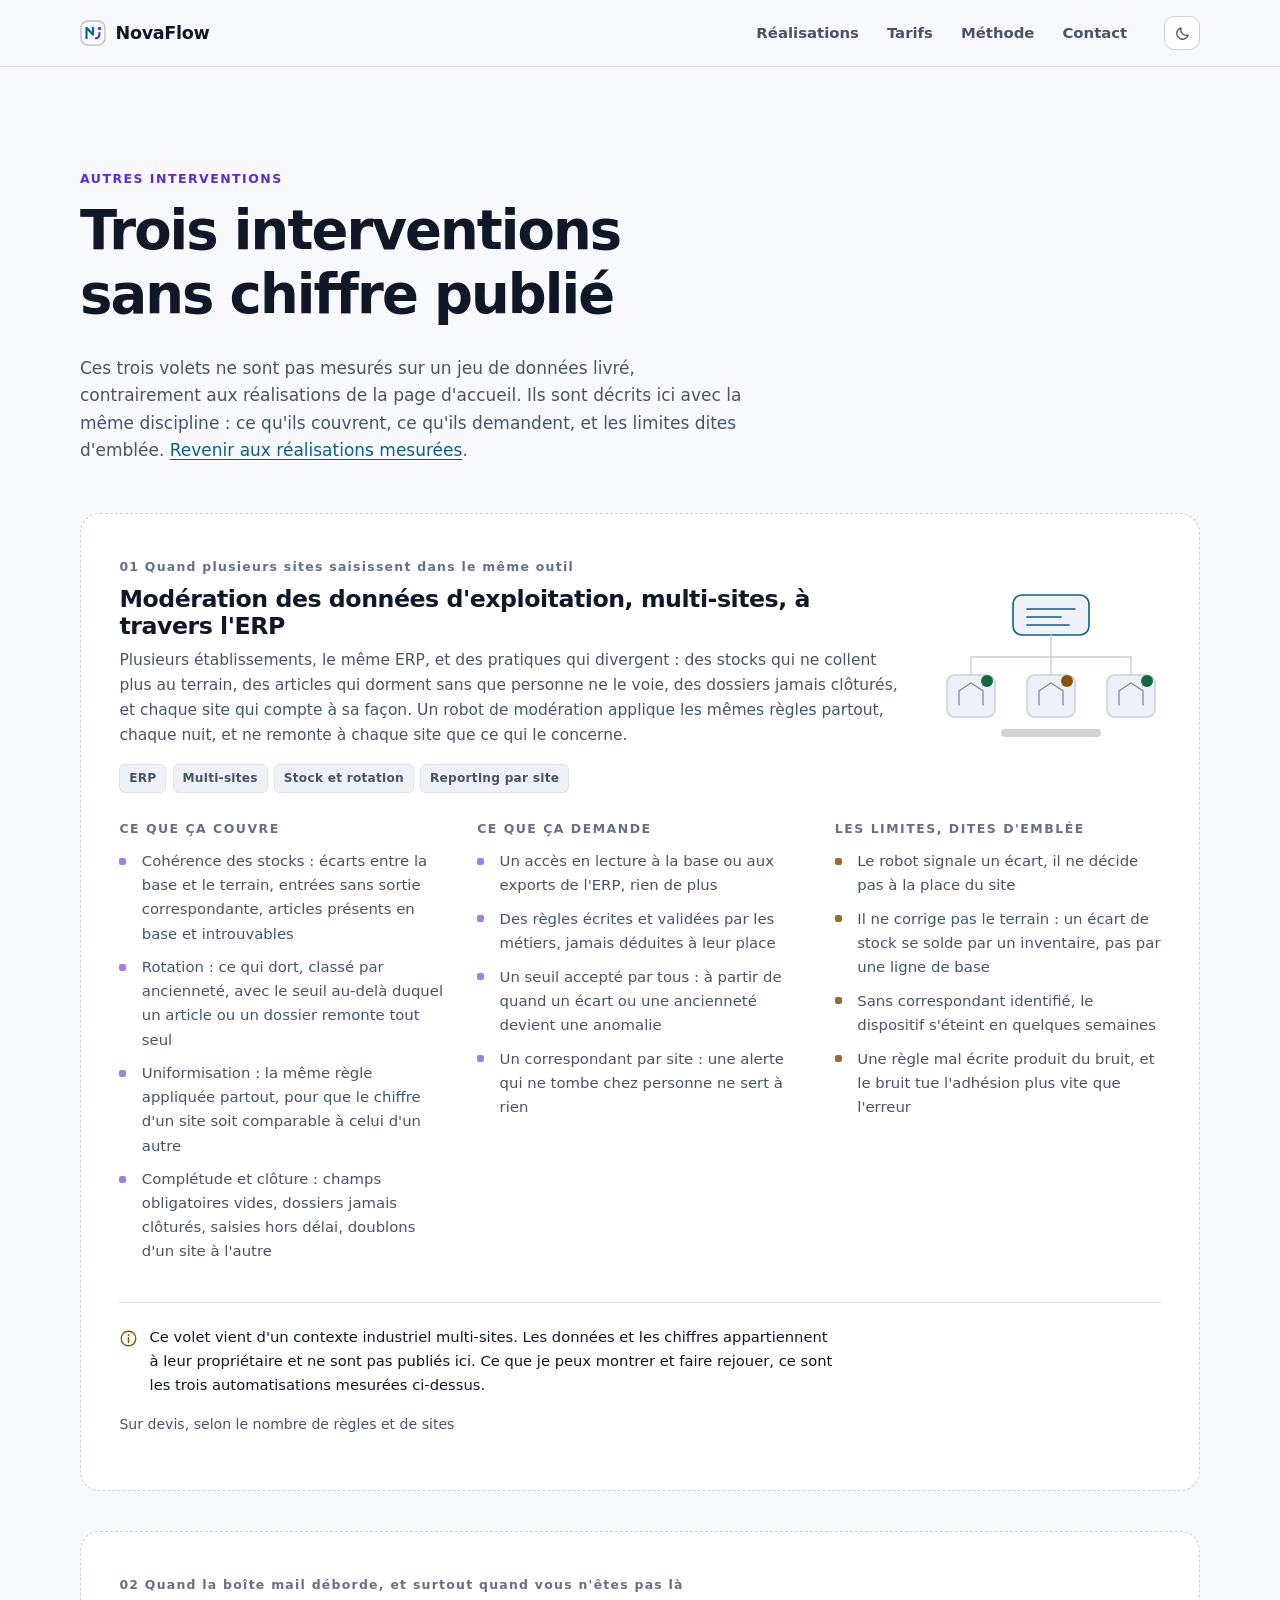
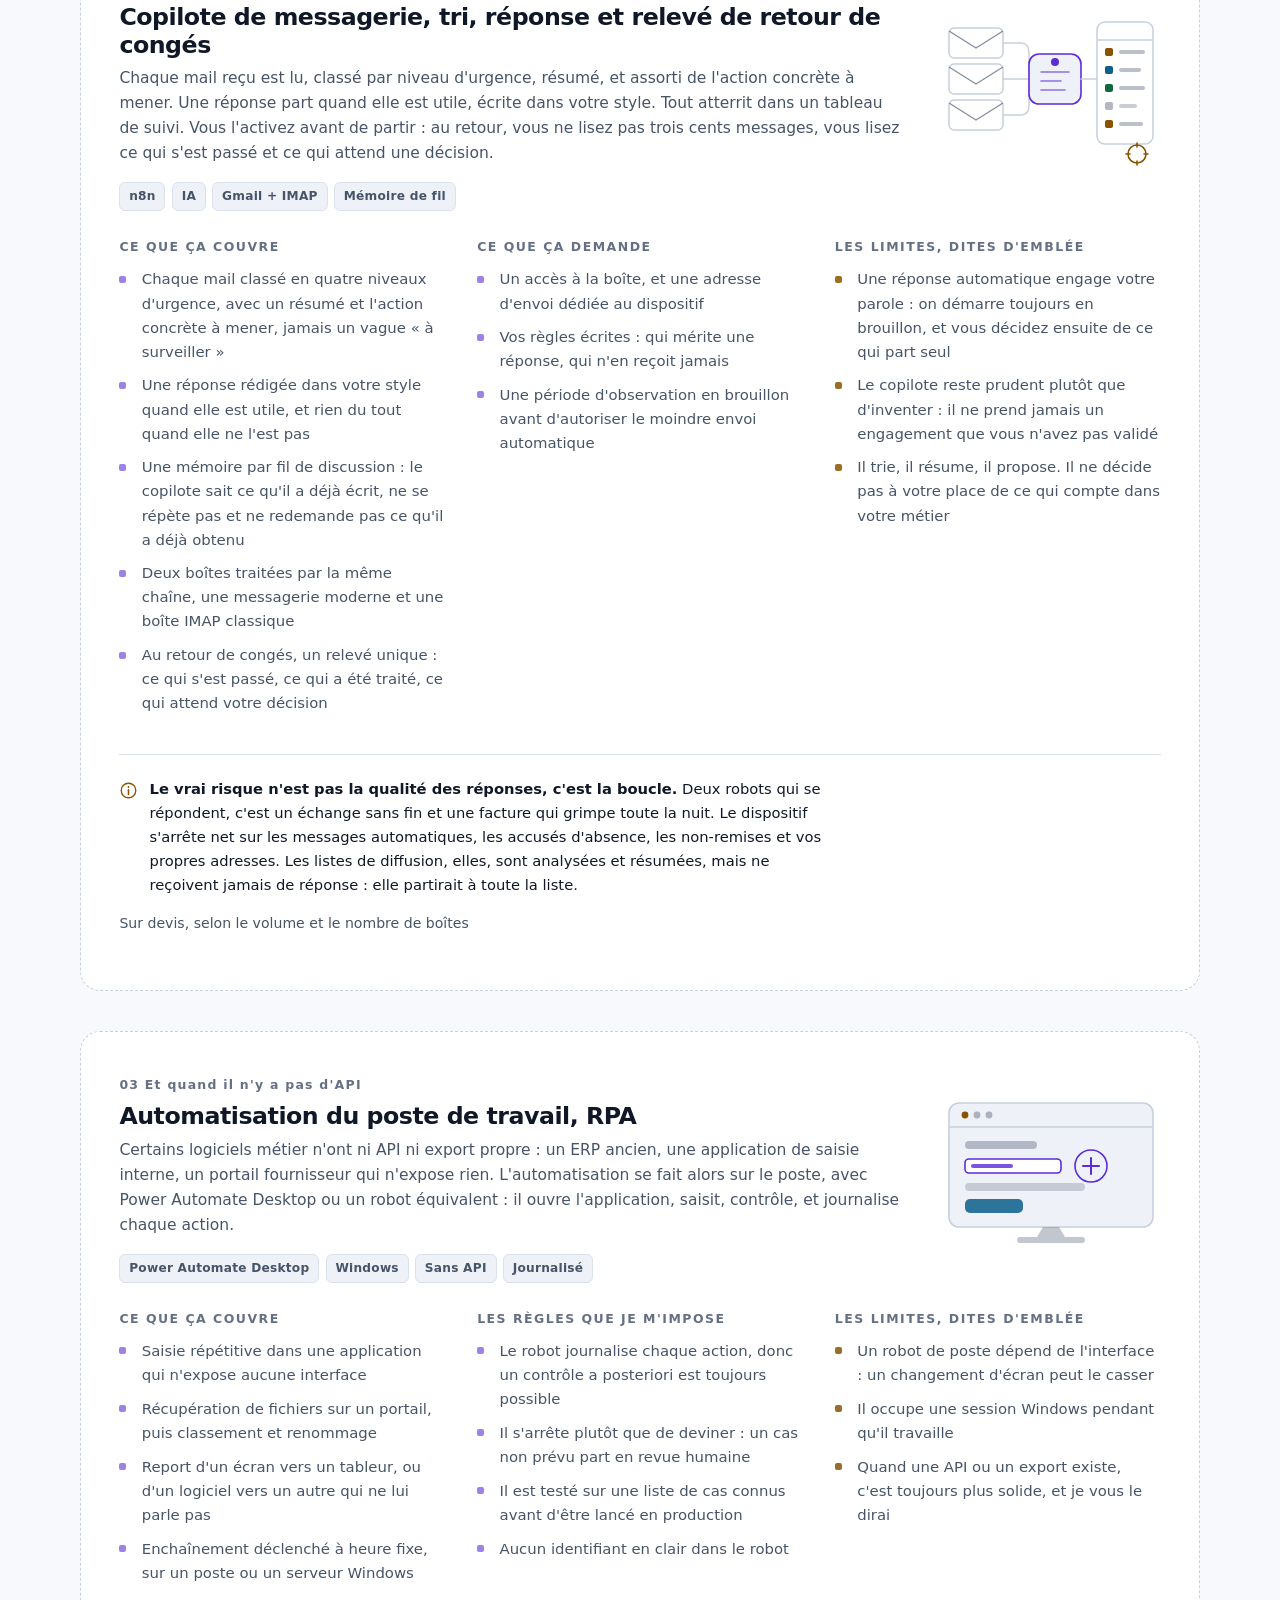
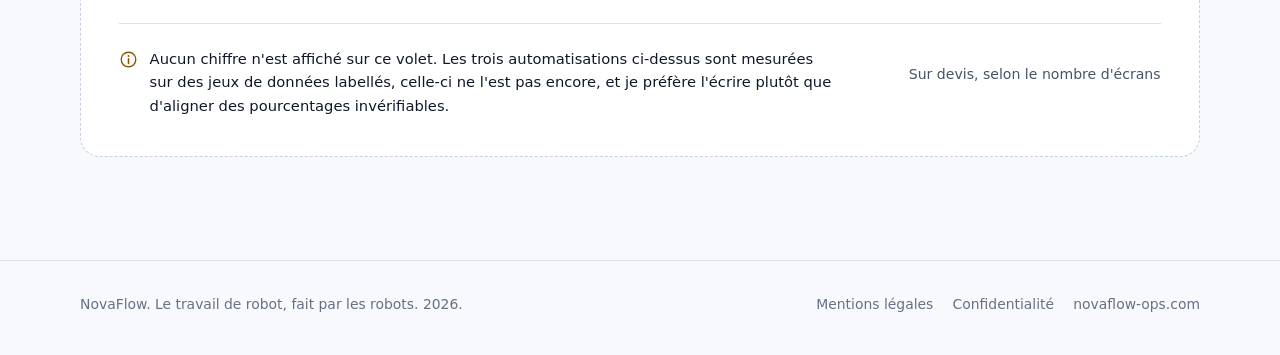
<file: autres-interventions.html>
<!DOCTYPE html>
<html lang="fr">
<head>
<meta charset="utf-8">
<meta name="viewport" content="width=device-width, initial-scale=1">
<title>Autres interventions, NovaFlow</title>
<meta name="description" content="Modération de données multi-sites via ERP, copilote de messagerie et automatisation du poste de travail : trois interventions décrites sans chiffre publié.">
<meta name="color-scheme" content="light dark">
<meta name="theme-color" content="#f7f9fc" media="(prefers-color-scheme: light)">
<meta name="theme-color" content="#080c16" media="(prefers-color-scheme: dark)">
<link rel="canonical" href="https://novaflow-ops.com/autres-interventions.html">
<script>
/* Applique le thème avant le premier rendu, pour éviter tout clignotement. */
(function () {
  try {
    var t = localStorage.getItem('novaflow-theme');
    if (t === 'light' || t === 'dark') document.documentElement.setAttribute('data-theme', t);
  } catch (e) {}
})();
</script>
<link rel="stylesheet" href="style.css">
</head>
<body>

<a class="skip" href="#main">Aller au contenu</a>

<header class="hdr">
  <div class="wrap hdr-in">
    <a class="brand" href="index.html" aria-label="NovaFlow, retour à l'accueil">
      <svg viewBox="0 0 32 32" aria-hidden="true" fill="none">
        <rect x="1.2" y="1.2" width="29.6" height="29.6" rx="8.5" stroke="currentColor" stroke-opacity=".25" stroke-width="1.6"/>
        <path d="M8 22.5V9.5l8 8.4V9.5" stroke="var(--accent)" stroke-width="2.6" stroke-linecap="round" stroke-linejoin="round"/>
        <path d="M19.5 22.5c3.6 0 4.5-2.4 4.5-6.5" stroke="var(--accent-2)" stroke-width="2.6" stroke-linecap="round"/>
        <circle cx="24" cy="10.5" r="2.1" fill="var(--accent-2)"/>
      </svg>
      NovaFlow
    </a>
    <nav class="nav" aria-label="Navigation principale">
      <a href="index.html#realisations">Réalisations</a>
      <a href="index.html#tarifs">Tarifs</a>
      <a href="index.html#methode">Méthode</a>
      <a href="index.html#contact">Contact</a>
    </nav>
    <div class="hdr-tools">
      <button type="button" class="icon-btn" id="btnTheme" aria-pressed="false" aria-label="Basculer entre le thème clair et le thème sombre" title="Basculer entre le thème clair et le thème sombre">
        <svg class="i-moon" viewBox="0 0 24 24" fill="none" aria-hidden="true"><path d="M20 14.2A8.2 8.2 0 0 1 9.8 4 8.2 8.2 0 1 0 20 14.2Z" stroke="currentColor" stroke-width="1.8" stroke-linejoin="round"/></svg>
        <svg class="i-sun" viewBox="0 0 24 24" fill="none" aria-hidden="true"><circle cx="12" cy="12" r="4.2" stroke="currentColor" stroke-width="1.8"/><path d="M12 2.5v2.2M12 19.3v2.2M2.5 12h2.2M19.3 12h2.2M5.2 5.2l1.6 1.6M17.2 17.2l1.6 1.6M18.8 5.2l-1.6 1.6M6.8 17.2l-1.6 1.6" stroke="currentColor" stroke-width="1.8" stroke-linecap="round"/></svg>
      </button>
    </div>
  </div>
</header>

<main id="main">
<section id="autres" aria-labelledby="autres-h">
  <div class="wrap">
    <div class="sec-head">
      <p class="kicker">Autres interventions</p>
      <h1 id="autres-h">Trois interventions sans chiffre publié</h1>
      <p>
        Ces trois volets ne sont pas mesurés sur un jeu de données livré, contrairement aux
        réalisations de la page d'accueil. Ils sont décrits ici avec la même discipline :
        ce qu'ils couvrent, ce qu'ils demandent, et les limites dites d'emblée.
        <a href="index.html#realisations">Revenir aux réalisations mesurées</a>.
      </p>
    </div>

    <!-- ---------- 01, MODÉRATION MULTI-SITES ---------- -->
    <div class="rpa reveal" id="moderation">
      <div class="rpa-head">
        <div>
          <span class="case-num">01 Quand plusieurs sites saisissent dans le même outil</span>
          <h3>Modération des données d'exploitation, multi-sites, à travers l'ERP</h3>
          <p class="case-sub">
            Plusieurs établissements, le même ERP, et des pratiques qui divergent : des stocks qui ne collent plus au terrain, des articles qui dorment sans que personne ne le voie, des dossiers jamais clôturés, et chaque site qui compte à sa façon. Un robot de modération applique les mêmes règles partout, chaque nuit, et ne remonte à chaque site que ce qui le concerne.
            
          </p>
          <div class="tags">
            <span class="tag">ERP</span>
            <span class="tag">Multi-sites</span>
            <span class="tag">Stock et rotation</span>
            <span class="tag">Reporting par site</span>
          </div>
        </div>
        <div aria-hidden="true">
          <svg viewBox="0 0 220 170" fill="none">
            <rect x="72" y="12" width="76" height="40" rx="9" fill="var(--bg-3)" stroke="var(--accent)" stroke-width="1.6"/>
            <path d="M86 26h48M86 34h34M86 42h42" stroke="var(--accent)" stroke-width="1.7" stroke-linecap="round"/>
            <path d="M110 52v22M110 74H30v18M110 74h80v18M110 74v18" stroke="var(--line-2)" stroke-width="1.5" stroke-linecap="round"/>
            <g fill="var(--bg-3)" stroke="var(--line-2)" stroke-width="1.5">
              <rect x="6" y="92" width="48" height="42" rx="8"/>
              <rect x="86" y="92" width="48" height="42" rx="8"/>
              <rect x="166" y="92" width="48" height="42" rx="8"/>
            </g>
            <g stroke="var(--ink-3)" stroke-width="1.5" stroke-linecap="round" opacity=".7">
              <path d="M18 122v-14l12-8 12 8v14M98 122v-14l12-8 12 8v14M178 122v-14l12-8 12 8v14"/>
            </g>
            <circle cx="46" cy="98" r="6" fill="var(--good)"/>
            <circle cx="126" cy="98" r="6" fill="var(--warn)"/>
            <circle cx="206" cy="98" r="6" fill="var(--good)"/>
            <rect x="60" y="146" width="100" height="8" rx="4" fill="var(--ink-3)" opacity=".3"/>
          </svg>
        </div>
      </div>

      <div class="rpa-cols">
        <div>
          <h4>Ce que ça couvre</h4>
          <ul>
            <li>Cohérence des stocks : écarts entre la base et le terrain, entrées sans sortie correspondante, articles présents en base et introuvables</li>
            <li>Rotation : ce qui dort, classé par ancienneté, avec le seuil au-delà duquel un article ou un dossier remonte tout seul</li>
            <li>Uniformisation : la même règle appliquée partout, pour que le chiffre d'un site soit comparable à celui d'un autre</li>
            <li>Complétude et clôture : champs obligatoires vides, dossiers jamais clôturés, saisies hors délai, doublons d'un site à l'autre</li>
          </ul>
        </div>
        <div>
          <h4>Ce que ça demande</h4>
          <ul>
            <li>Un accès en lecture à la base ou aux exports de l'ERP, rien de plus</li>
            <li>Des règles écrites et validées par les métiers, jamais déduites à leur place</li>
            <li>Un seuil accepté par tous : à partir de quand un écart ou une ancienneté devient une anomalie</li>
            <li>Un correspondant par site : une alerte qui ne tombe chez personne ne sert à rien</li>
          </ul>
        </div>
        <div class="rpa-limits">
          <h4>Les limites, dites d'emblée</h4>
          <ul>
            <li>Le robot signale un écart, il ne décide pas à la place du site</li>
            <li>Il ne corrige pas le terrain : un écart de stock se solde par un inventaire, pas par une ligne de base</li>
            <li>Sans correspondant identifié, le dispositif s'éteint en quelques semaines</li>
            <li>Une règle mal écrite produit du bruit, et le bruit tue l'adhésion plus vite que l'erreur</li>
          </ul>
        </div>
      </div>

      <div class="rpa-foot">
        <div class="honest">
          <svg viewBox="0 0 24 24" fill="none" aria-hidden="true"><circle cx="12" cy="12" r="9.2" stroke="currentColor" stroke-width="1.7"/><path d="M12 11v6" stroke="currentColor" stroke-width="2" stroke-linecap="round"/><circle cx="12" cy="7.6" r="1.2" fill="currentColor"/></svg>
          <p>
            Ce volet vient d'un contexte industriel multi-sites. Les données et les chiffres appartiennent à leur propriétaire et ne sont pas publiés ici. Ce que je peux montrer et faire rejouer, ce sont les trois automatisations mesurées ci-dessus.
            
          </p>
        </div>
        <p class="price-inline">
          Sur devis, selon le nombre de règles et de sites
        </p>
      </div>
    </div>

    <!-- ---------- 02, COPILOTE DE MESSAGERIE ---------- -->
    <div class="rpa reveal" id="copilote">
      <div class="rpa-head">
        <div>
          <span class="case-num">02 Quand la boîte mail déborde, et surtout quand vous n'êtes pas là</span>
          <h3>Copilote de messagerie, tri, réponse et relevé de retour de congés</h3>
          <p class="case-sub">
            Chaque mail reçu est lu, classé par niveau d'urgence, résumé, et assorti de l'action concrète à mener. Une réponse part quand elle est utile, écrite dans votre style. Tout atterrit dans un tableau de suivi. Vous l'activez avant de partir : au retour, vous ne lisez pas trois cents messages, vous lisez ce qui s'est passé et ce qui attend une décision.
            
          </p>
          <div class="tags">
            <span class="tag">n8n</span>
            <span class="tag">IA</span>
            <span class="tag">Gmail + IMAP</span>
            <span class="tag">Mémoire de fil</span>
          </div>
        </div>
        <div aria-hidden="true">
          <svg viewBox="0 0 220 170" fill="none">
            <g stroke="var(--line-2)" stroke-width="1.5" fill="var(--bg-2)">
              <rect x="8" y="26" width="54" height="30" rx="5"/>
              <rect x="8" y="62" width="54" height="30" rx="5"/>
              <rect x="8" y="98" width="54" height="30" rx="5"/>
            </g>
            <g stroke="var(--ink-3)" stroke-width="1.3" fill="none" stroke-linejoin="round" opacity=".8">
              <path d="m8 29 27 17 27-17M8 65l27 17 27-17M8 101l27 17 27-17"/>
            </g>
            <path d="M62 41h18c6 0 8 4 8 10v22M62 77h26M62 113h18c6 0 8-4 8-10V81" stroke="var(--line-2)" stroke-width="1.5" stroke-linecap="round"/>
            <rect x="88" y="52" width="52" height="50" rx="10" fill="var(--bg-3)" stroke="var(--accent-2)" stroke-width="1.6"/>
            <path d="M100 70h28M100 79h20M100 88h24" stroke="var(--accent-2)" stroke-width="1.6" stroke-linecap="round" opacity=".65"/>
            <circle class="pulse" cx="114" cy="60" r="4" fill="var(--accent-2)"/>
            <path d="M140 77h16" stroke="var(--line-2)" stroke-width="1.5" stroke-linecap="round"/>
            <rect x="156" y="20" width="56" height="122" rx="8" fill="var(--bg-2)" stroke="var(--line-2)" stroke-width="1.5"/>
            <path d="M156 38h56" stroke="var(--line-2)" stroke-width="1.3"/>
            <g>
              <rect x="164" y="46" width="8" height="8" rx="2" fill="var(--warn)"/>
              <rect x="178" y="48" width="26" height="4" rx="2" fill="var(--ink-3)" opacity=".45"/>
              <rect x="164" y="64" width="8" height="8" rx="2" fill="var(--accent)"/>
              <rect x="178" y="66" width="22" height="4" rx="2" fill="var(--ink-3)" opacity=".45"/>
              <rect x="164" y="82" width="8" height="8" rx="2" fill="var(--good)"/>
              <rect x="178" y="84" width="26" height="4" rx="2" fill="var(--ink-3)" opacity=".45"/>
              <rect x="164" y="100" width="8" height="8" rx="2" fill="var(--ink-3)" opacity=".5"/>
              <rect x="178" y="102" width="18" height="4" rx="2" fill="var(--ink-3)" opacity=".35"/>
              <rect x="164" y="118" width="8" height="8" rx="2" fill="var(--warn)"/>
              <rect x="178" y="120" width="24" height="4" rx="2" fill="var(--ink-3)" opacity=".45"/>
            </g>
            <circle cx="196" cy="152" r="9" fill="none" stroke="var(--warn)" stroke-width="1.6"/>
            <path d="M196 145v-4M196 163v-4M189 152h-4M207 152h-4" stroke="var(--warn)" stroke-width="1.6" stroke-linecap="round"/>
          </svg>
        </div>
      </div>

      <div class="rpa-cols">
        <div>
          <h4>Ce que ça couvre</h4>
          <ul>
            <li>Chaque mail classé en quatre niveaux d'urgence, avec un résumé et l'action concrète à mener, jamais un vague « à surveiller »</li>
            <li>Une réponse rédigée dans votre style quand elle est utile, et rien du tout quand elle ne l'est pas</li>
            <li>Une mémoire par fil de discussion : le copilote sait ce qu'il a déjà écrit, ne se répète pas et ne redemande pas ce qu'il a déjà obtenu</li>
            <li>Deux boîtes traitées par la même chaîne, une messagerie moderne et une boîte IMAP classique</li>
            <li>Au retour de congés, un relevé unique : ce qui s'est passé, ce qui a été traité, ce qui attend votre décision</li>
          </ul>
        </div>
        <div>
          <h4>Ce que ça demande</h4>
          <ul>
            <li>Un accès à la boîte, et une adresse d'envoi dédiée au dispositif</li>
            <li>Vos règles écrites : qui mérite une réponse, qui n'en reçoit jamais</li>
            <li>Une période d'observation en brouillon avant d'autoriser le moindre envoi automatique</li>
          </ul>
        </div>
        <div class="rpa-limits">
          <h4>Les limites, dites d'emblée</h4>
          <ul>
            <li>Une réponse automatique engage votre parole : on démarre toujours en brouillon, et vous décidez ensuite de ce qui part seul</li>
            <li>Le copilote reste prudent plutôt que d'inventer : il ne prend jamais un engagement que vous n'avez pas validé</li>
            <li>Il trie, il résume, il propose. Il ne décide pas à votre place de ce qui compte dans votre métier</li>
          </ul>
        </div>
      </div>

      <div class="rpa-foot">
        <div class="honest">
          <svg viewBox="0 0 24 24" fill="none" aria-hidden="true"><circle cx="12" cy="12" r="9.2" stroke="currentColor" stroke-width="1.7"/><path d="M12 11v6" stroke="currentColor" stroke-width="2" stroke-linecap="round"/><circle cx="12" cy="7.6" r="1.2" fill="currentColor"/></svg>
          <p>
            <strong>Le vrai risque n'est pas la qualité des réponses, c'est la boucle.</strong> Deux robots qui se répondent, c'est un échange sans fin et une facture qui grimpe toute la nuit. Le dispositif s'arrête net sur les messages automatiques, les accusés d'absence, les non-remises et vos propres adresses. Les listes de diffusion, elles, sont analysées et résumées, mais ne reçoivent jamais de réponse : elle partirait à toute la liste.
            
          </p>
        </div>
        <p class="price-inline">
          Sur devis, selon le volume et le nombre de boîtes
        </p>
      </div>
    </div>

    <!-- ---------- 03, RPA ---------- -->
    <div class="rpa reveal" id="rpa">
      <div class="rpa-head">
        <div>
          <span class="case-num">03 Et quand il n'y a pas d'API</span>
          <h3>Automatisation du poste de travail, RPA</h3>
          <p class="case-sub">
            Certains logiciels métier n'ont ni API ni export propre : un ERP ancien, une application de saisie interne, un portail fournisseur qui n'expose rien. L'automatisation se fait alors sur le poste, avec Power Automate Desktop ou un robot équivalent : il ouvre l'application, saisit, contrôle, et journalise chaque action.
            
          </p>
          <div class="tags">
            <span class="tag">Power Automate Desktop</span>
            <span class="tag">Windows</span>
            <span class="tag">Sans API</span>
            <span class="tag">Journalisé</span>
          </div>
        </div>
        <div aria-hidden="true">
          <svg viewBox="0 0 220 170" fill="none">
            <rect x="8" y="16" width="204" height="124" rx="10" fill="var(--bg-3)" stroke="var(--line-2)" stroke-width="1.6"/>
            <path d="M8 40h204" stroke="var(--line-2)" stroke-width="1.4"/>
            <circle cx="24" cy="28" r="3.4" fill="var(--warn)"/><circle cx="36" cy="28" r="3.4" fill="var(--ink-3)" opacity=".5"/><circle cx="48" cy="28" r="3.4" fill="var(--ink-3)" opacity=".5"/>
            <rect x="24" y="54" width="72" height="8" rx="4" fill="var(--ink-3)" opacity=".45"/>
            <rect x="24" y="72" width="96" height="14" rx="4" fill="var(--bg-2)" stroke="var(--accent-2)" stroke-width="1.6"/>
            <rect x="30" y="77" width="42" height="4" rx="2" fill="var(--accent-2)" opacity=".8"/>
            <rect x="24" y="96" width="120" height="8" rx="4" fill="var(--ink-3)" opacity=".3"/>
            <rect x="24" y="112" width="58" height="14" rx="5" fill="var(--accent)" opacity=".85"/>
            <g class="pulse">
              <circle cx="150" cy="79" r="16" fill="none" stroke="var(--accent-2)" stroke-width="1.6"/>
            </g>
            <path d="M150 71v16M142 79h16" stroke="var(--accent-2)" stroke-width="2" stroke-linecap="round"/>
            <path d="M96 150h28l-6-10h-16l-6 10Z" fill="var(--ink-3)" opacity=".4"/>
            <rect x="76" y="150" width="68" height="6" rx="3" fill="var(--ink-3)" opacity=".4"/>
          </svg>
        </div>
      </div>

      <div class="rpa-cols">
        <div>
          <h4>Ce que ça couvre</h4>
          <ul>
            <li>Saisie répétitive dans une application qui n'expose aucune interface</li>
            <li>Récupération de fichiers sur un portail, puis classement et renommage</li>
            <li>Report d'un écran vers un tableur, ou d'un logiciel vers un autre qui ne lui parle pas</li>
            <li>Enchaînement déclenché à heure fixe, sur un poste ou un serveur Windows</li>
          </ul>
        </div>
        <div>
          <h4>Les règles que je m'impose</h4>
          <ul>
            <li>Le robot journalise chaque action, donc un contrôle a posteriori est toujours possible</li>
            <li>Il s'arrête plutôt que de deviner : un cas non prévu part en revue humaine</li>
            <li>Il est testé sur une liste de cas connus avant d'être lancé en production</li>
            <li>Aucun identifiant en clair dans le robot</li>
          </ul>
        </div>
        <div class="rpa-limits">
          <h4>Les limites, dites d'emblée</h4>
          <ul>
            <li>Un robot de poste dépend de l'interface : un changement d'écran peut le casser</li>
            <li>Il occupe une session Windows pendant qu'il travaille</li>
            <li>Quand une API ou un export existe, c'est toujours plus solide, et je vous le dirai</li>
          </ul>
        </div>
      </div>

      <div class="rpa-foot">
        <div class="honest">
          <svg viewBox="0 0 24 24" fill="none" aria-hidden="true"><circle cx="12" cy="12" r="9.2" stroke="currentColor" stroke-width="1.7"/><path d="M12 11v6" stroke="currentColor" stroke-width="2" stroke-linecap="round"/><circle cx="12" cy="7.6" r="1.2" fill="currentColor"/></svg>
          <p>
            Aucun chiffre n'est affiché sur ce volet. Les trois automatisations ci-dessus sont mesurées sur des jeux de données labellés, celle-ci ne l'est pas encore, et je préfère l'écrire plutôt que d'aligner des pourcentages invérifiables.
            
          </p>
        </div>
        <p class="price-inline">
          Sur devis, selon le nombre d'écrans
        </p>
      </div>
    </div>
  </div>
</section>
</main>

<footer>
  <div class="wrap foot-in">
    <p>NovaFlow. Le travail de robot, fait par les robots. 2026.</p>
    <nav class="foot-nav" aria-label="Liens légaux">
      <a href="mentions-legales.html">Mentions légales</a>
      <a href="confidentialite.html">Confidentialité</a>
      <a href="https://novaflow-ops.com/">novaflow-ops.com</a>
    </nav>
  </div>
</footer>

<script src="app.js"></script>
</body>
</html>
</file>
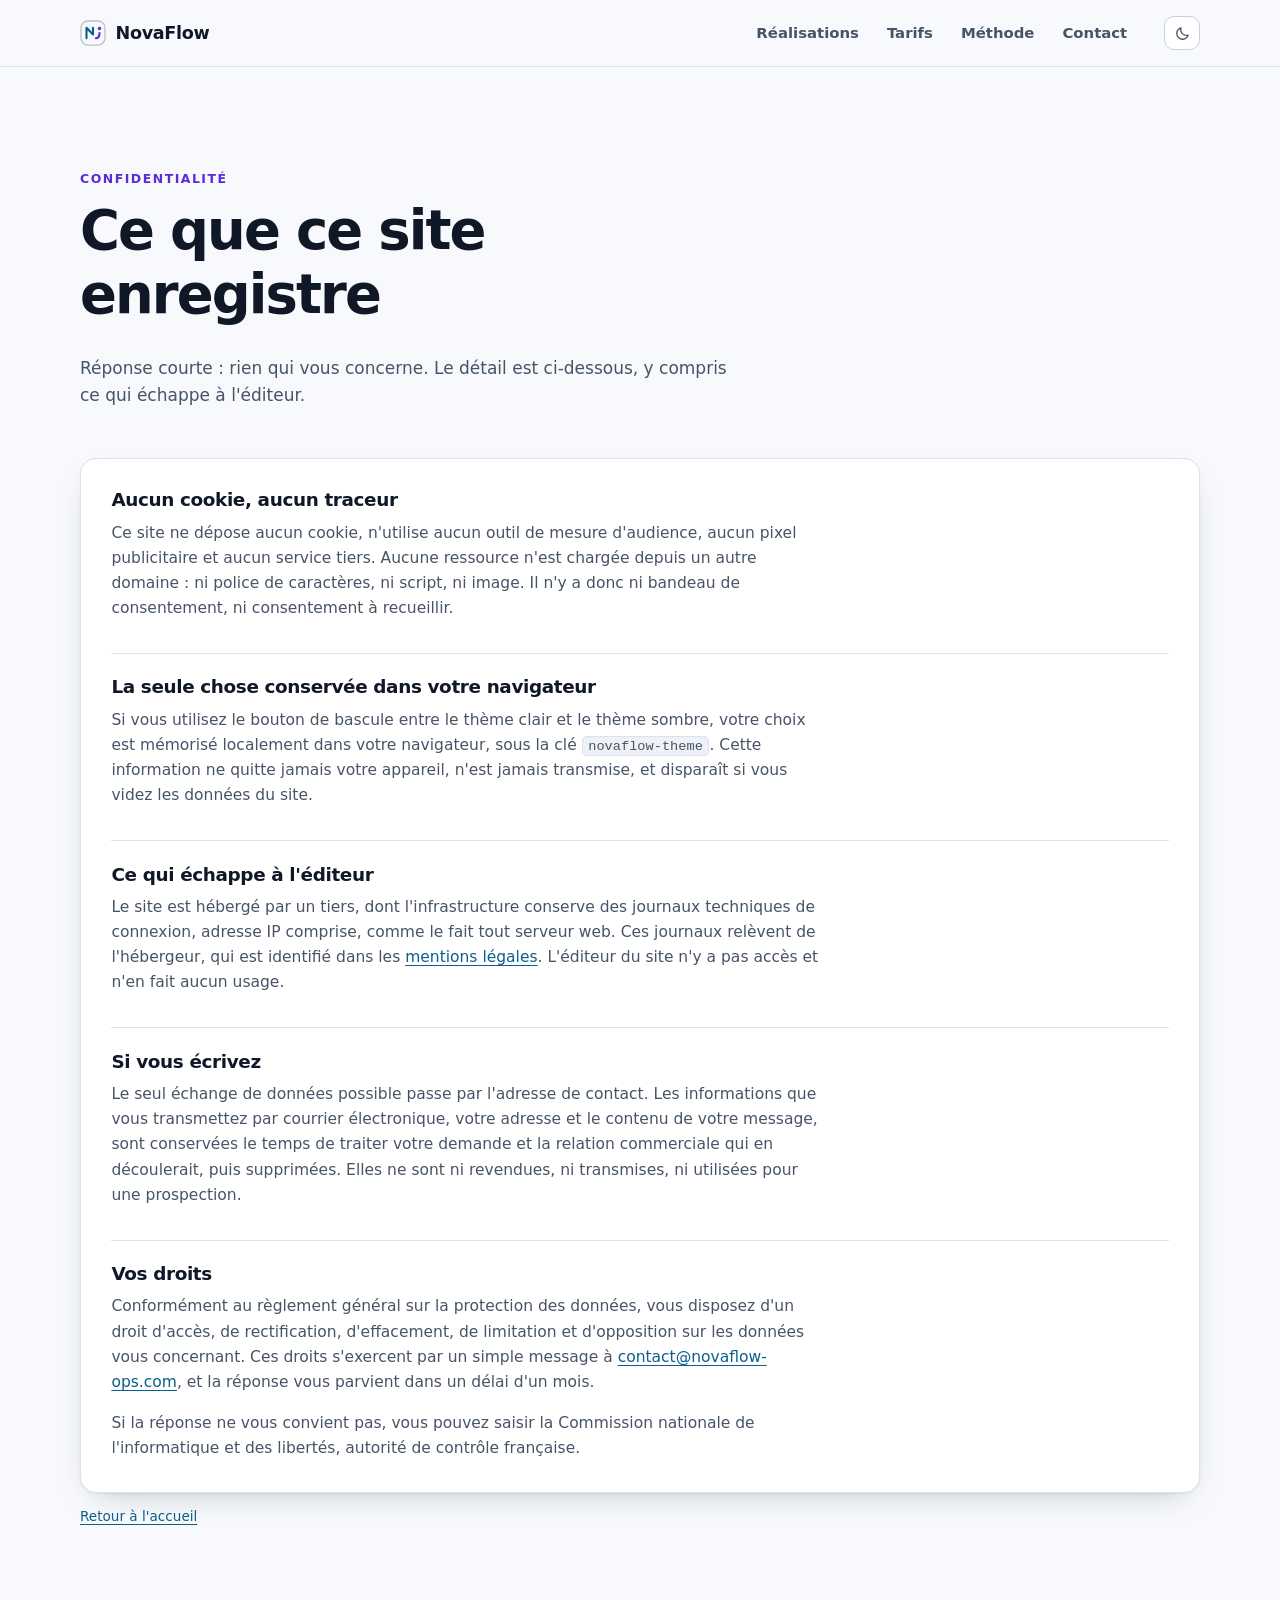
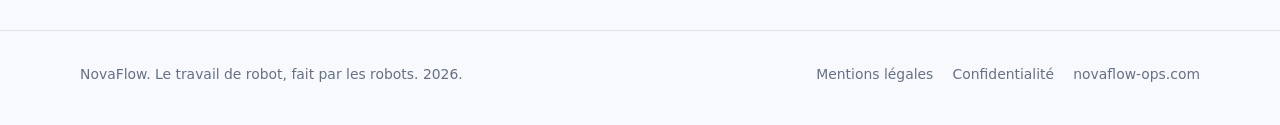
<file: confidentialite.html>
<!DOCTYPE html>
<html lang="fr">
<head>
<meta charset="utf-8">
<meta name="viewport" content="width=device-width, initial-scale=1">
<title>Confidentialité, NovaFlow</title>
<meta name="description" content="Ce site ne dépose aucun cookie, n'utilise aucun traceur et ne collecte aucune donnée personnelle. Vos droits et comment les exercer.">
<meta name="color-scheme" content="light dark">
<meta name="theme-color" content="#f7f9fc" media="(prefers-color-scheme: light)">
<meta name="theme-color" content="#080c16" media="(prefers-color-scheme: dark)">
<link rel="canonical" href="https://novaflow-ops.com/confidentialite.html">
<meta name="robots" content="index, follow">
<script>
/* Applique le thème avant le premier rendu, pour éviter tout clignotement. */
(function () {
  try {
    var t = localStorage.getItem('novaflow-theme');
    if (t === 'light' || t === 'dark') document.documentElement.setAttribute('data-theme', t);
  } catch (e) {}
})();
</script>
<link rel="stylesheet" href="style.css">
</head>
<body>

<a class="skip" href="#main">Aller au contenu</a>

<header class="hdr">
  <div class="wrap hdr-in">
    <a class="brand" href="index.html" aria-label="NovaFlow, retour à l'accueil">
      <svg viewBox="0 0 32 32" aria-hidden="true" fill="none">
        <rect x="1.2" y="1.2" width="29.6" height="29.6" rx="8.5" stroke="currentColor" stroke-opacity=".25" stroke-width="1.6"/>
        <path d="M8 22.5V9.5l8 8.4V9.5" stroke="var(--accent)" stroke-width="2.6" stroke-linecap="round" stroke-linejoin="round"/>
        <path d="M19.5 22.5c3.6 0 4.5-2.4 4.5-6.5" stroke="var(--accent-2)" stroke-width="2.6" stroke-linecap="round"/>
        <circle cx="24" cy="10.5" r="2.1" fill="var(--accent-2)"/>
      </svg>
      NovaFlow
    </a>

    <nav class="nav" aria-label="Navigation principale">
      <a href="index.html#realisations">Réalisations</a>
      <a href="index.html#tarifs">Tarifs</a>
      <a href="index.html#methode">Méthode</a>
      <a href="index.html#contact">Contact</a>
    </nav>

    <div class="hdr-tools">
      <button type="button" class="icon-btn" id="btnTheme" aria-pressed="false" aria-label="Basculer entre le thème clair et le thème sombre" title="Basculer entre le thème clair et le thème sombre">
        <svg class="i-moon" viewBox="0 0 24 24" fill="none" aria-hidden="true"><path d="M20 14.2A8.2 8.2 0 0 1 9.8 4 8.2 8.2 0 1 0 20 14.2Z" stroke="currentColor" stroke-width="1.8" stroke-linejoin="round"/></svg>
        <svg class="i-sun" viewBox="0 0 24 24" fill="none" aria-hidden="true"><circle cx="12" cy="12" r="4.2" stroke="currentColor" stroke-width="1.8"/><path d="M12 2.5v2.2M12 19.3v2.2M2.5 12h2.2M19.3 12h2.2M5.2 5.2l1.6 1.6M17.2 17.2l1.6 1.6M18.8 5.2l-1.6 1.6M6.8 17.2l-1.6 1.6" stroke="currentColor" stroke-width="1.8" stroke-linecap="round"/></svg>
      </button>
    </div>
  </div>
</header>

<main id="main">
<section class="legal">
  <div class="wrap">
    <div class="sec-head">
      <p class="kicker">Confidentialité</p>
      <h1>Ce que ce site enregistre</h1>
      <p>Réponse courte : rien qui vous concerne. Le détail est ci-dessous, y compris ce qui échappe à l'éditeur.</p>
    </div>

    <div class="deliver">
      <h2>Aucun cookie, aucun traceur</h2>
      <p>Ce site ne dépose aucun cookie, n'utilise aucun outil de mesure d'audience, aucun pixel publicitaire et aucun service tiers. Aucune ressource n'est chargée depuis un autre domaine : ni police de caractères, ni script, ni image. Il n'y a donc ni bandeau de consentement, ni consentement à recueillir.</p>

      <h2>La seule chose conservée dans votre navigateur</h2>
      <p>Si vous utilisez le bouton de bascule entre le thème clair et le thème sombre, votre choix est mémorisé localement dans votre navigateur, sous la clé <code>novaflow-theme</code>. Cette information ne quitte jamais votre appareil, n'est jamais transmise, et disparaît si vous videz les données du site.</p>

      <h2>Ce qui échappe à l'éditeur</h2>
      <p>Le site est hébergé par un tiers, dont l'infrastructure conserve des journaux techniques de connexion, adresse IP comprise, comme le fait tout serveur web. Ces journaux relèvent de l'hébergeur, qui est identifié dans les <a href="mentions-legales.html">mentions légales</a>. L'éditeur du site n'y a pas accès et n'en fait aucun usage.</p>

      <h2>Si vous écrivez</h2>
      <p>Le seul échange de données possible passe par l'adresse de contact. Les informations que vous transmettez par courrier électronique, votre adresse et le contenu de votre message, sont conservées le temps de traiter votre demande et la relation commerciale qui en découlerait, puis supprimées. Elles ne sont ni revendues, ni transmises, ni utilisées pour une prospection.</p>

      <h2>Vos droits</h2>
      <p>Conformément au règlement général sur la protection des données, vous disposez d'un droit d'accès, de rectification, d'effacement, de limitation et d'opposition sur les données vous concernant. Ces droits s'exercent par un simple message à <a href="mailto:contact@novaflow-ops.com">contact@novaflow-ops.com</a>, et la réponse vous parvient dans un délai d'un mois.</p>

      <p>Si la réponse ne vous convient pas, vous pouvez saisir la Commission nationale de l'informatique et des libertés, autorité de contrôle française.</p>
    </div>

    <p class="tbl-note"><a href="index.html">Retour à l'accueil</a></p>
  </div>
</section>
</main>

<footer>
  <div class="wrap foot-in">
    <p>NovaFlow. Le travail de robot, fait par les robots. 2026.</p>
    <nav class="foot-nav" aria-label="Liens légaux">
      <a href="mentions-legales.html">Mentions légales</a>
      <a href="confidentialite.html">Confidentialité</a>
      <a href="https://novaflow-ops.com/">novaflow-ops.com</a>
    </nav>
  </div>
</footer>

<script src="app.js"></script>
</body>
</html>
</file>
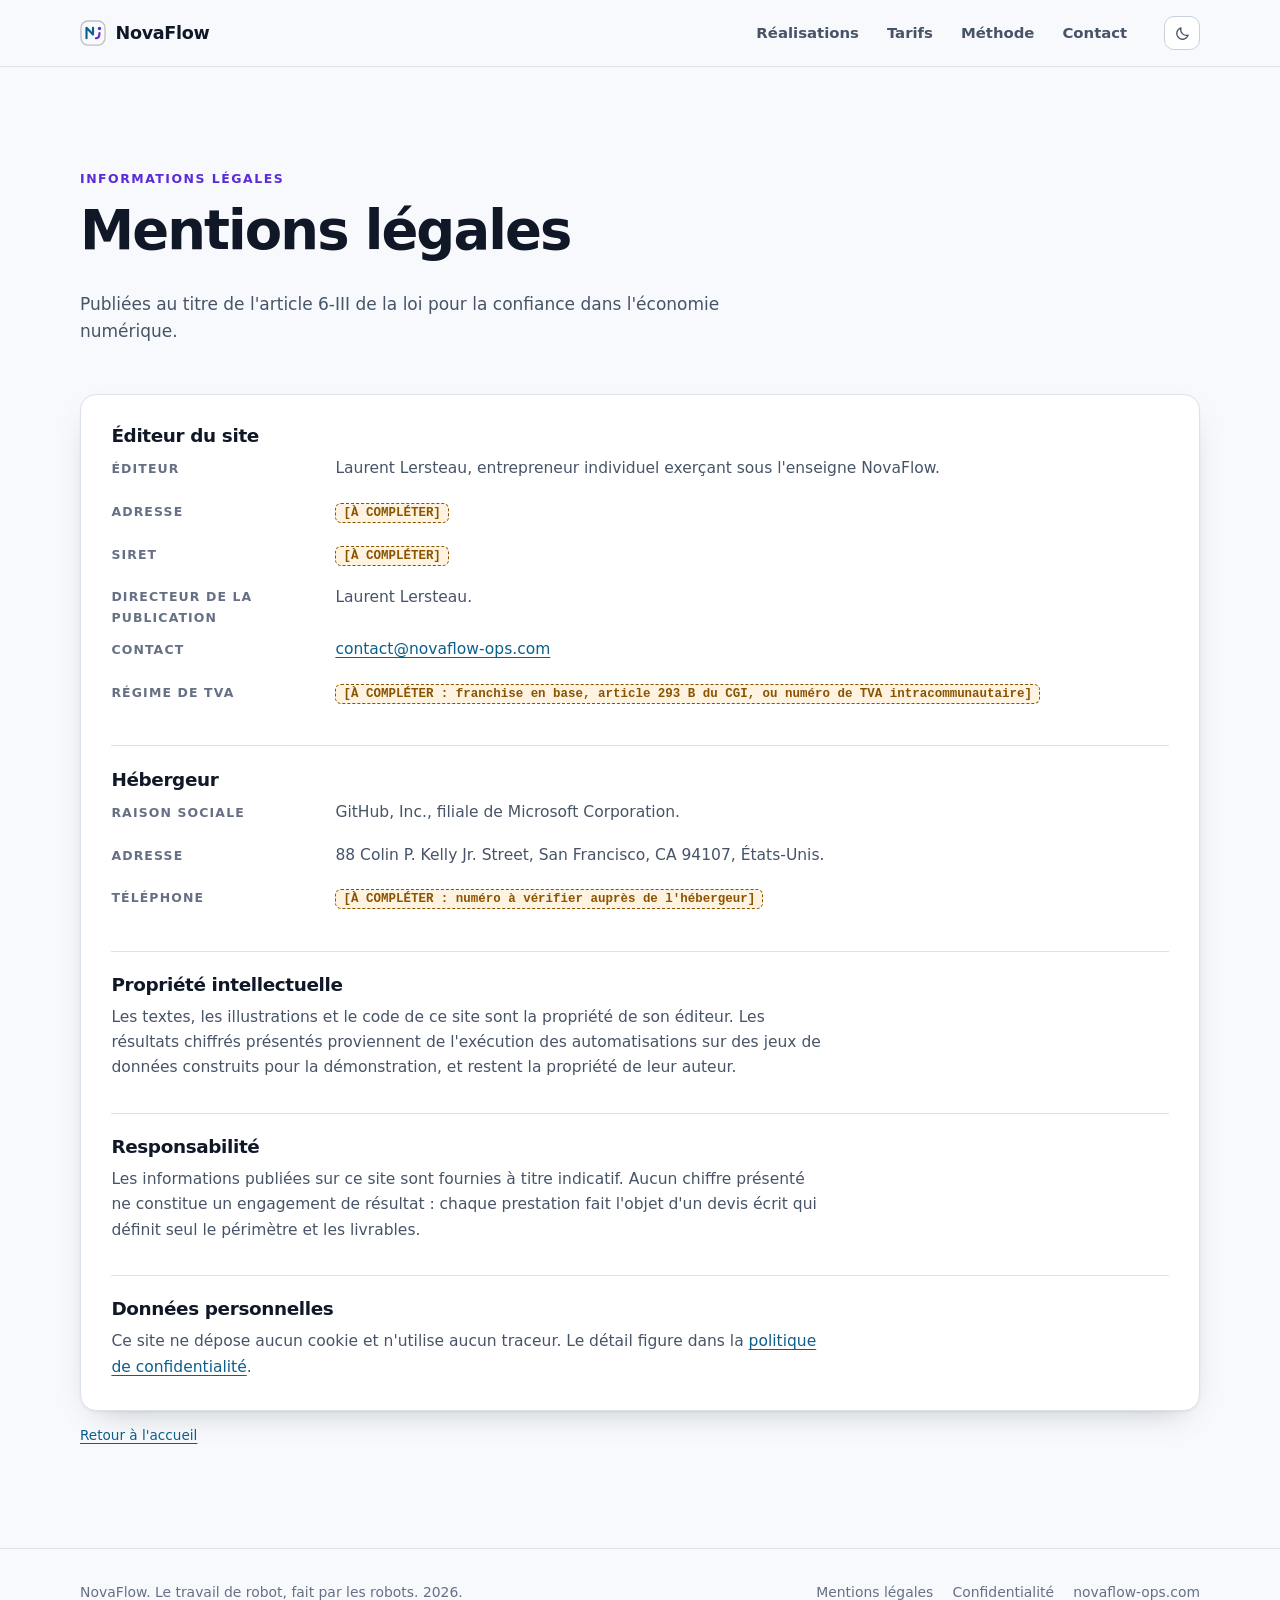
<file: mentions-legales.html>
<!DOCTYPE html>
<html lang="fr">
<head>
<meta charset="utf-8">
<meta name="viewport" content="width=device-width, initial-scale=1">
<title>Mentions légales, NovaFlow</title>
<meta name="description" content="Mentions légales du site novaflow-ops.com : éditeur, directeur de la publication, hébergeur et contact.">
<meta name="color-scheme" content="light dark">
<meta name="theme-color" content="#f7f9fc" media="(prefers-color-scheme: light)">
<meta name="theme-color" content="#080c16" media="(prefers-color-scheme: dark)">
<link rel="canonical" href="https://novaflow-ops.com/mentions-legales.html">
<meta name="robots" content="index, follow">
<script>
/* Applique le thème avant le premier rendu, pour éviter tout clignotement. */
(function () {
  try {
    var t = localStorage.getItem('novaflow-theme');
    if (t === 'light' || t === 'dark') document.documentElement.setAttribute('data-theme', t);
  } catch (e) {}
})();
</script>
<link rel="stylesheet" href="style.css">
</head>
<body>

<a class="skip" href="#main">Aller au contenu</a>

<header class="hdr">
  <div class="wrap hdr-in">
    <a class="brand" href="index.html" aria-label="NovaFlow, retour à l'accueil">
      <svg viewBox="0 0 32 32" aria-hidden="true" fill="none">
        <rect x="1.2" y="1.2" width="29.6" height="29.6" rx="8.5" stroke="currentColor" stroke-opacity=".25" stroke-width="1.6"/>
        <path d="M8 22.5V9.5l8 8.4V9.5" stroke="var(--accent)" stroke-width="2.6" stroke-linecap="round" stroke-linejoin="round"/>
        <path d="M19.5 22.5c3.6 0 4.5-2.4 4.5-6.5" stroke="var(--accent-2)" stroke-width="2.6" stroke-linecap="round"/>
        <circle cx="24" cy="10.5" r="2.1" fill="var(--accent-2)"/>
      </svg>
      NovaFlow
    </a>

    <nav class="nav" aria-label="Navigation principale">
      <a href="index.html#realisations">Réalisations</a>
      <a href="index.html#tarifs">Tarifs</a>
      <a href="index.html#methode">Méthode</a>
      <a href="index.html#contact">Contact</a>
    </nav>

    <div class="hdr-tools">
      <button type="button" class="icon-btn" id="btnTheme" aria-pressed="false" aria-label="Basculer entre le thème clair et le thème sombre" title="Basculer entre le thème clair et le thème sombre">
        <svg class="i-moon" viewBox="0 0 24 24" fill="none" aria-hidden="true"><path d="M20 14.2A8.2 8.2 0 0 1 9.8 4 8.2 8.2 0 1 0 20 14.2Z" stroke="currentColor" stroke-width="1.8" stroke-linejoin="round"/></svg>
        <svg class="i-sun" viewBox="0 0 24 24" fill="none" aria-hidden="true"><circle cx="12" cy="12" r="4.2" stroke="currentColor" stroke-width="1.8"/><path d="M12 2.5v2.2M12 19.3v2.2M2.5 12h2.2M19.3 12h2.2M5.2 5.2l1.6 1.6M17.2 17.2l1.6 1.6M18.8 5.2l-1.6 1.6M6.8 17.2l-1.6 1.6" stroke="currentColor" stroke-width="1.8" stroke-linecap="round"/></svg>
      </button>
    </div>
  </div>
</header>

<main id="main">
<section class="legal">
  <div class="wrap">
    <div class="sec-head">
      <p class="kicker">Informations légales</p>
      <h1>Mentions légales</h1>
      <p>Publiées au titre de l'article 6-III de la loi pour la confiance dans l'économie numérique.</p>
    </div>

    <div class="deliver">
      <h2>Éditeur du site</h2>
      <dl class="legal-dl">
        <dt>Éditeur</dt>
        <dd>Laurent Lersteau, entrepreneur individuel exerçant sous l'enseigne NovaFlow.</dd>

        <dt>Adresse</dt>
        <dd><span class="todo-inline">[À COMPLÉTER]</span></dd>

        <dt>SIRET</dt>
        <dd><span class="todo-inline">[À COMPLÉTER]</span></dd>

        <dt>Directeur de la publication</dt>
        <dd>Laurent Lersteau.</dd>

        <dt>Contact</dt>
        <dd><a href="mailto:contact@novaflow-ops.com">contact@novaflow-ops.com</a></dd>

        <dt>Régime de TVA</dt>
        <dd><span class="todo-inline">[À COMPLÉTER : franchise en base, article 293 B du CGI, ou numéro de TVA intracommunautaire]</span></dd>
      </dl>

      <h2>Hébergeur</h2>
      <dl class="legal-dl">
        <dt>Raison sociale</dt>
        <dd>GitHub, Inc., filiale de Microsoft Corporation.</dd>

        <dt>Adresse</dt>
        <dd>88 Colin P. Kelly Jr. Street, San Francisco, CA 94107, États-Unis.</dd>

        <dt>Téléphone</dt>
        <dd><span class="todo-inline">[À COMPLÉTER : numéro à vérifier auprès de l'hébergeur]</span></dd>
      </dl>

      <h2>Propriété intellectuelle</h2>
      <p>Les textes, les illustrations et le code de ce site sont la propriété de son éditeur. Les résultats chiffrés présentés proviennent de l'exécution des automatisations sur des jeux de données construits pour la démonstration, et restent la propriété de leur auteur.</p>

      <h2>Responsabilité</h2>
      <p>Les informations publiées sur ce site sont fournies à titre indicatif. Aucun chiffre présenté ne constitue un engagement de résultat : chaque prestation fait l'objet d'un devis écrit qui définit seul le périmètre et les livrables.</p>

      <h2>Données personnelles</h2>
      <p>Ce site ne dépose aucun cookie et n'utilise aucun traceur. Le détail figure dans la <a href="confidentialite.html">politique de confidentialité</a>.</p>
    </div>

    <p class="tbl-note"><a href="index.html">Retour à l'accueil</a></p>
  </div>
</section>
</main>

<footer>
  <div class="wrap foot-in">
    <p>NovaFlow. Le travail de robot, fait par les robots. 2026.</p>
    <nav class="foot-nav" aria-label="Liens légaux">
      <a href="mentions-legales.html">Mentions légales</a>
      <a href="confidentialite.html">Confidentialité</a>
      <a href="https://novaflow-ops.com/">novaflow-ops.com</a>
    </nav>
  </div>
</footer>

<script src="app.js"></script>
</body>
</html>
</file>
<file: style.css>
/* ------------------------------------------------------------------
   1. Thèmes
------------------------------------------------------------------ */
/* Le thème suit la préférence système. Le bouton de bascule prend le dessus,
   et ce choix explicite est mémorisé dans le navigateur. */
:root {
  --bg:        #f7f9fc;
  --bg-2:      #ffffff;
  --bg-3:      #eef2f8;
  --ink:       #101828;
  --ink-2:     #475467;
  --ink-3:     #667085;
  --line:      #dbe2ec;
  --line-2:    #c6d0de;
  --accent:    #0b5f8a;
  --accent-2:  #5b2bd9;
  --accent-ink:#ffffff;
  --accent-soft:#e4f1f8;
  --good:      #10693f;
  --warn:      #8a5300;
  --warn-soft: #fdf3e0;
  --grid:      rgba(16, 24, 40, .06);
  --shadow:    0 1px 2px rgba(16,24,40,.05), 0 12px 32px -18px rgba(16,24,40,.35);
  --radius:    16px;
}
/* Valeurs sombres, appliquées soit par choix explicite, soit par le système. */
:root[data-theme="dark"] {
  --bg:        #080c16;
  --bg-2:      #0f1524;
  --bg-3:      #161d2f;
  --ink:       #eaeff8;
  --ink-2:     #b3bed1;
  --ink-3:     #8a97ad;
  --line:      #232c40;
  --line-2:    #33405c;
  --accent:    #67d3f5;
  --accent-2:  #b39cff;
  --accent-ink:#04121a;
  --accent-soft:#10283a;
  --good:      #4ddba0;
  --warn:      #f0c274;
  --warn-soft: #2c2313;
  --grid:      rgba(255, 255, 255, .05);
  --shadow:    0 1px 2px rgba(0,0,0,.4), 0 18px 44px -20px rgba(0,0,0,.9);
}
@media (prefers-color-scheme: dark) {
  :root:not([data-theme="light"]) {
    --bg:        #080c16;
    --bg-2:      #0f1524;
    --bg-3:      #161d2f;
    --ink:       #eaeff8;
    --ink-2:     #b3bed1;
    --ink-3:     #8a97ad;
    --line:      #232c40;
    --line-2:    #33405c;
    --accent:    #67d3f5;
    --accent-2:  #b39cff;
    --accent-ink:#04121a;
    --accent-soft:#10283a;
    --good:      #4ddba0;
    --warn:      #f0c274;
    --warn-soft: #2c2313;
    --grid:      rgba(255, 255, 255, .05);
    --shadow:    0 1px 2px rgba(0,0,0,.4), 0 18px 44px -20px rgba(0,0,0,.9);
  }
}

/* ------------------------------------------------------------------
   2. Base
------------------------------------------------------------------ */
*, *::before, *::after { box-sizing: border-box; }
html {
  scroll-behavior: smooth;
  scroll-padding-top: 84px;
  -webkit-text-size-adjust: 100%;
}
body {
  margin: 0;
  background: var(--bg);
  color: var(--ink);
  font-family: system-ui, -apple-system, "Segoe UI", Roboto, "Helvetica Neue", Arial, sans-serif;
  font-size: 17px;
  line-height: 1.62;
  overflow-x: hidden;
  -webkit-font-smoothing: antialiased;
}
img, svg { max-width: 100%; }
h1, h2, h3, h4 { line-height: 1.18; margin: 0 0 .5em; letter-spacing: -.02em; font-weight: 650; }
h1 { font-size: clamp(2rem, 1.35rem + 2.7vw, 3.4rem); letter-spacing: -.035em; }
h2 { font-size: clamp(1.5rem, 1.15rem + 1.5vw, 2.25rem); }
h3 { font-size: clamp(1.15rem, 1rem + .6vw, 1.5rem); }
p  { margin: 0 0 1rem; color: var(--ink-2); }
a  { color: var(--accent); text-underline-offset: 3px; }
ul { margin: 0; padding: 0; list-style: none; }
strong { font-weight: 650; color: var(--ink); }
code, .mono, .num {
  font-family: ui-monospace, "Cascadia Mono", "SF Mono", Consolas, "Liberation Mono", monospace;
  font-variant-numeric: tabular-nums;
}
:focus-visible {
  outline: 3px solid var(--accent);
  outline-offset: 2px;
  border-radius: 6px;
}
.wrap { width: min(1120px, 100% - 2.5rem); margin-inline: auto; }
@media (max-width: 560px) { .wrap { width: min(1120px, 100% - 1.75rem); } }
section { padding: clamp(3.5rem, 8vw, 6.5rem) 0; }
.skip {
  position: absolute; left: -9999px; top: 0; z-index: 999;
  background: var(--accent); color: var(--accent-ink);
  padding: .7rem 1.1rem; border-radius: 0 0 10px 0; font-weight: 600;
}
.skip:focus { left: 0; }

/* ------------------------------------------------------------------
   3. En-tête
------------------------------------------------------------------ */
.hdr {
  position: sticky; top: 0; z-index: 50;
  background: color-mix(in srgb, var(--bg) 88%, transparent);
  backdrop-filter: blur(10px);
  border-bottom: 1px solid var(--line);
}
@supports not (backdrop-filter: blur(4px)) { .hdr { background: var(--bg); } }
.hdr-in { display: flex; align-items: center; gap: 1rem; height: 66px; }
.brand { display: flex; align-items: center; gap: .6rem; font-weight: 700; letter-spacing: -.02em; font-size: 1.1rem; color: var(--ink); text-decoration: none; }
.brand svg { width: 26px; height: 26px; flex: none; }
.nav { display: flex; gap: .35rem; margin-left: auto; }
.nav a {
  color: var(--ink-2); text-decoration: none; font-size: .93rem; font-weight: 550;
  padding: .45rem .7rem; border-radius: 9px;
}
.nav a:hover { color: var(--ink); background: var(--bg-3); }
.hdr-tools { display: flex; align-items: center; gap: .4rem; margin-left: auto; }
.nav + .hdr-tools { margin-left: .6rem; }
.icon-btn {
  display: grid; place-items: center; width: 36px; height: 34px;
  border: 1px solid var(--line-2); border-radius: 10px; background: var(--bg-2);
  color: var(--ink-2); cursor: pointer; padding: 0;
}
.icon-btn:hover { color: var(--ink); border-color: var(--accent); }
.icon-btn svg { width: 17px; height: 17px; }
/* L'icône montre la bascule disponible : lune en clair, soleil en sombre. */
.i-moon { display: block; }
.i-sun { display: none; }
:root[data-theme="dark"] .i-moon { display: none; }
:root[data-theme="dark"] .i-sun { display: block; }
@media (prefers-color-scheme: dark) {
  :root:not([data-theme="light"]) .i-moon { display: none; }
  :root:not([data-theme="light"]) .i-sun { display: block; }
}
:root[data-theme="light"] .i-moon { display: block; }
:root[data-theme="light"] .i-sun { display: none; }
@media (max-width: 860px) { .nav { display: none; } .hdr-tools { margin-left: auto; } }

/* ------------------------------------------------------------------
   4. Accroche
------------------------------------------------------------------ */
.hero { position: relative; padding: clamp(3rem, 7vw, 5.5rem) 0 clamp(2.5rem, 6vw, 4rem); }
.hero::before {
  content: ""; position: absolute; inset: -120px 0 auto 0; height: 620px; z-index: -1;
  background:
    radial-gradient(60% 55% at 78% 14%, color-mix(in srgb, var(--accent) 20%, transparent), transparent 70%),
    radial-gradient(50% 50% at 12% 0%, color-mix(in srgb, var(--accent-2) 16%, transparent), transparent 70%),
    linear-gradient(to bottom, var(--grid) 1px, transparent 1px) 0 0 / 100% 44px,
    linear-gradient(to right, var(--grid) 1px, transparent 1px) 0 0 / 44px 100%;
  -webkit-mask-image: linear-gradient(to bottom, #000 35%, transparent);
  mask-image: linear-gradient(to bottom, #000 35%, transparent);
  pointer-events: none;
}
.hero-grid { display: grid; grid-template-columns: minmax(0, 1.08fr) minmax(0, .92fr); gap: clamp(1.5rem, 4vw, 3.5rem); align-items: center; }
@media (max-width: 900px) { .hero-grid { grid-template-columns: minmax(0, 1fr); } .hero-art { order: -1; } }
.eyebrow {
  display: inline-flex; align-items: center; gap: .5rem; margin-bottom: 1.1rem;
  font-size: .8rem; font-weight: 650; letter-spacing: .08em; text-transform: uppercase;
  color: var(--accent); background: var(--accent-soft);
  border: 1px solid color-mix(in srgb, var(--accent) 35%, transparent);
  padding: .3rem .7rem; border-radius: 999px;
}
.eyebrow .dot { width: 7px; height: 7px; border-radius: 50%; background: var(--accent); flex: none; }
.hero p.lede { font-size: clamp(1.02rem, .95rem + .35vw, 1.2rem); max-width: 44ch; }
.cta-row { display: flex; flex-wrap: wrap; gap: .7rem; margin-top: 1.7rem; }
.btn {
  display: inline-flex; align-items: center; gap: .5rem;
  padding: .74rem 1.25rem; border-radius: 11px; font-weight: 620; font-size: .97rem;
  text-decoration: none; border: 1px solid transparent; cursor: pointer;
}
.btn-1 { background: var(--accent); color: var(--accent-ink); }
.btn-1:hover { filter: brightness(1.08); }
.btn-2 { background: var(--bg-2); color: var(--ink); border-color: var(--line-2); }
.btn-2:hover { border-color: var(--accent); color: var(--accent); }
.btn svg { width: 16px; height: 16px; }
.hero-note { margin-top: 1.1rem; font-size: .88rem; color: var(--ink-3); }
.hero-art svg { width: 100%; height: auto; display: block; }

/* ------------------------------------------------------------------
   5. Bandeau de confiance
------------------------------------------------------------------ */
.trust {
  border-block: 1px solid var(--line);
  background: var(--bg-2);
  padding: 1.25rem 0;
}
.trust-in { display: flex; gap: 1rem; align-items: flex-start; }
.trust svg { width: 22px; height: 22px; flex: none; color: var(--accent); margin-top: .18rem; }
.trust p { margin: 0; font-size: .97rem; }


/* ------------------------------------------------------------------
   7. Titres de section
------------------------------------------------------------------ */
.sec-head { max-width: 62ch; margin-bottom: clamp(2rem, 4vw, 3rem); }
.sec-head .kicker {
  font-size: .78rem; font-weight: 700; letter-spacing: .12em; text-transform: uppercase;
  color: var(--accent-2); margin: 0 0 .6rem;
}

/* ------------------------------------------------------------------
   8. Cartes réalisations
------------------------------------------------------------------ */
.case {
  background: var(--bg-2); border: 1px solid var(--line); border-radius: 20px;
  box-shadow: var(--shadow); overflow: hidden; margin-bottom: 1.5rem;
}
.case-top {
  display: grid; grid-template-columns: minmax(0, 1fr) minmax(0, 340px);
  gap: clamp(1.25rem, 3vw, 2.5rem); align-items: center;
  padding: clamp(1.4rem, 3vw, 2.2rem);
  border-bottom: 1px solid var(--line);
  background: linear-gradient(180deg, color-mix(in srgb, var(--accent) 5%, transparent), transparent);
}
@media (max-width: 820px) { .case-top { grid-template-columns: minmax(0, 1fr); } }
.case-num {
  display: inline-block; font-size: .78rem; font-weight: 700; letter-spacing: .1em;
  color: var(--ink-3); margin-bottom: .5rem;
}
.case-top h3 { margin-bottom: .35rem; }
.case-sub { margin: 0; font-size: .97rem; }
.tags { display: flex; flex-wrap: wrap; gap: .4rem; margin-top: 1rem; }
.tag {
  font-size: .76rem; font-weight: 600; letter-spacing: .02em;
  padding: .22rem .55rem; border-radius: 6px;
  background: var(--bg-3); color: var(--ink-2); border: 1px solid var(--line);
}
.case-art svg { width: 100%; height: auto; display: block; border-radius: 12px; }
.case-body {
  display: grid; grid-template-columns: repeat(3, minmax(0, 1fr));
  gap: 0;
}
@media (max-width: 940px) { .case-body { grid-template-columns: minmax(0, 1fr); } }
.blk { padding: clamp(1.3rem, 2.5vw, 1.8rem); border-right: 1px solid var(--line); min-width: 0; }
.blk:last-child { border-right: 0; }
@media (max-width: 940px) { .blk { border-right: 0; border-bottom: 1px solid var(--line); } .blk:last-child { border-bottom: 0; } }
.blk h4 {
  font-size: .78rem; font-weight: 700; letter-spacing: .12em; text-transform: uppercase;
  color: var(--ink-3); margin-bottom: .8rem;
}
.blk p { font-size: .95rem; margin-bottom: 0; }
.blk ul li {
  position: relative; padding-left: 1.4rem; margin-bottom: .6rem;
  font-size: .95rem; color: var(--ink-2);
}
.blk ul li::before {
  content: ""; position: absolute; left: 0; top: .58em;
  width: 7px; height: 7px; border-radius: 2px; background: var(--accent); opacity: .55;
}
.blk ul li:last-child { margin-bottom: 0; }
.blk li.hi { color: var(--ink); font-weight: 600; }
.blk li.hi::before { opacity: 1; background: var(--good); }
.case-band {
  display: flex; gap: .8rem; align-items: flex-start;
  padding: 1.1rem clamp(1.3rem, 2.5vw, 1.8rem);
  border-top: 1px solid var(--line); background: var(--bg-3);
}
.case-band svg { width: 19px; height: 19px; flex: none; color: var(--good); margin-top: .22rem; }
.case-band p { margin: 0; font-size: .95rem; color: var(--ink); max-width: 78ch; }
.threshold {
  display: flex; gap: .8rem; align-items: flex-start;
  padding: 1.1rem clamp(1.3rem, 2.5vw, 1.8rem);
  border-top: 1px solid color-mix(in srgb, var(--accent) 30%, var(--line));
  background: color-mix(in srgb, var(--accent) 8%, transparent);
}
.threshold svg { width: 19px; height: 19px; flex: none; color: var(--accent); margin-top: .22rem; }
.threshold .lbl {
  display: block; font-size: .74rem; font-weight: 700; letter-spacing: .12em;
  text-transform: uppercase; color: var(--accent); margin-bottom: .1rem;
}
.threshold p { margin: 0; font-size: .95rem; color: var(--ink); max-width: 78ch; }
.case-foot {
  display: grid; grid-template-columns: minmax(0, 1fr) minmax(0, 260px);
  gap: clamp(1.2rem, 3vw, 2rem); align-items: start;
  padding: 1.4rem clamp(1.3rem, 2.5vw, 1.8rem);
  border-top: 1px solid var(--line); background: var(--bg-3);
}
@media (max-width: 820px) { .case-foot { grid-template-columns: minmax(0, 1fr); } }
.scope { display: grid; grid-template-columns: repeat(2, minmax(0, 1fr)); gap: 1rem 1.6rem; min-width: 0; }
@media (max-width: 560px) { .scope { grid-template-columns: minmax(0, 1fr); } }
.scope h5 {
  margin: 0 0 .5rem; font-size: .74rem; font-weight: 700; letter-spacing: .11em;
  text-transform: uppercase; color: var(--ink-3);
}
.scope li { position: relative; padding-left: 1.05rem; margin-bottom: .3rem; font-size: .87rem; color: var(--ink-2); }
.scope li::before {
  content: ""; position: absolute; left: 0; top: .58em;
  width: 6px; height: 6px; border-radius: 50%; background: var(--good);
}
.scope .out li::before { background: var(--ink-3); opacity: .5; }
.price-card {
  background: var(--bg-2); border: 1px solid var(--line-2); border-radius: 14px;
  padding: 1.1rem 1.15rem; min-width: 0;
}
.price-card .pl { display: block; font-size: .78rem; font-weight: 700; letter-spacing: .09em; text-transform: uppercase; color: var(--accent-2); }
.price-card .pv {
  display: block; margin: .25rem 0 .45rem; font-size: 1.62rem; font-weight: 700;
  letter-spacing: -.02em; color: var(--ink); line-height: 1.1;
}
.price-card .pn { display: block; font-size: .82rem; color: var(--ink-3); line-height: 1.45; }
.price-card .btn { margin-top: .9rem; width: 100%; justify-content: center; padding: .58rem 1rem; font-size: .9rem; }

/* ------------------------------------------------------------------
   8c. Volet RPA
------------------------------------------------------------------ */
.rpa {
  background: var(--bg-2); border: 1px dashed var(--line-2); border-radius: 20px;
  padding: clamp(1.5rem, 3.5vw, 2.4rem); margin-top: 2.5rem;
}
.rpa-head { display: grid; grid-template-columns: minmax(0, 1fr) minmax(0, 220px); gap: clamp(1.2rem, 3vw, 2.5rem); align-items: center; }
@media (max-width: 780px) { .rpa-head { grid-template-columns: minmax(0, 1fr); } }
.rpa-head h3 { margin-bottom: .4rem; }
.rpa-cols { display: grid; grid-template-columns: repeat(3, minmax(0, 1fr)); gap: clamp(1.2rem, 3vw, 2rem); margin-top: 1.8rem; }
@media (max-width: 940px) { .rpa-cols { grid-template-columns: minmax(0, 1fr); } }
.rpa-cols h4 {
  font-size: .78rem; font-weight: 700; letter-spacing: .12em; text-transform: uppercase;
  color: var(--ink-3); margin-bottom: .8rem;
}
.rpa-cols li { position: relative; padding-left: 1.4rem; margin-bottom: .6rem; font-size: .93rem; color: var(--ink-2); }
.rpa-cols li::before {
  content: ""; position: absolute; left: 0; top: .56em;
  width: 7px; height: 7px; border-radius: 2px; background: var(--accent-2); opacity: .6;
}
.rpa-limits li::before { background: var(--warn); opacity: .85; }
.rpa-foot {
  display: flex; flex-wrap: wrap; gap: 1rem 1.5rem; align-items: center; justify-content: space-between;
  margin-top: 1.8rem; padding-top: 1.4rem; border-top: 1px solid var(--line);
}
.rpa-foot .honest { display: flex; gap: .7rem; align-items: flex-start; max-width: 66ch; min-width: 0; }
.rpa-foot .honest svg { width: 19px; height: 19px; flex: none; color: var(--warn); margin-top: .22rem; }
.rpa-foot .honest p { margin: 0; font-size: .92rem; color: var(--ink); }
.price-inline { display: flex; align-items: center; gap: .6rem; flex-wrap: wrap; font-size: .88rem; color: var(--ink-2); }
.price-inline .todo {
  font-family: ui-monospace, "Cascadia Mono", Consolas, monospace;
  font-size: .82rem; font-weight: 700;
  color: var(--warn); background: var(--warn-soft);
  border: 1px dashed var(--warn); border-radius: 8px; padding: .25rem .55rem;
}

/* ------------------------------------------------------------------
   8b. Tarifs
------------------------------------------------------------------ */
.note-box {
  display: flex; gap: .85rem; align-items: flex-start;
  background: var(--bg-2); border: 1px solid var(--line); border-left: 3px solid var(--accent);
  border-radius: 0 14px 14px 0; padding: 1.1rem 1.25rem; margin-bottom: 1.25rem;
}
.note-box svg { width: 20px; height: 20px; flex: none; color: var(--accent); margin-top: .2rem; }
.note-box p { margin: 0; font-size: .94rem; }
.note-box p + p { margin-top: .5rem; }
.tbl-wrap {
  overflow-x: auto; border: 1px solid var(--line); border-radius: var(--radius);
  background: var(--bg-2); box-shadow: var(--shadow); -webkit-overflow-scrolling: touch;
}
table { border-collapse: collapse; width: 100%; min-width: 430px; font-size: .93rem; }
caption { text-align: left; padding: 1rem 1.15rem .2rem; font-weight: 650; color: var(--ink); }
th, td { text-align: left; padding: .7rem 1.15rem; border-bottom: 1px solid var(--line); color: var(--ink-2); }
thead th {
  font-size: .74rem; font-weight: 700; letter-spacing: .1em; text-transform: uppercase;
  color: var(--ink-3); background: var(--bg-3); border-bottom: 1px solid var(--line-2);
}
tbody tr:last-child td { border-bottom: 0; }
td.n, th.n {
  text-align: right; white-space: nowrap;
  font-family: ui-monospace, "Cascadia Mono", Consolas, monospace; font-variant-numeric: tabular-nums;
}
tbody td:first-child { color: var(--ink); }
.tbl-note { margin: .8rem 0 0; font-size: .85rem; color: var(--ink-3); }
.cond { display: grid; grid-template-columns: repeat(4, minmax(0, 1fr)); gap: 1rem; margin-top: 2rem; }
@media (max-width: 900px) { .cond { grid-template-columns: repeat(2, minmax(0, 1fr)); } }
@media (max-width: 520px) { .cond { grid-template-columns: minmax(0, 1fr); } }
.cond .mcard h4 { font-size: .95rem; }

/* ------------------------------------------------------------------
   9. Méthode et livrables
------------------------------------------------------------------ */
/* Méthode puis Livrables, l'un sous l'autre : ce sont deux temps de lecture
   successifs, pas deux colonnes à comparer. */
.split { display: grid; grid-template-columns: minmax(0, 1fr); gap: clamp(2rem, 5vw, 3.5rem); align-items: start; }
#livraison { padding-top: clamp(1.5rem, 3vw, 2.5rem); border-top: 1px solid var(--line); }
.mcards { display: grid; grid-template-columns: repeat(2, minmax(0, 1fr)); gap: 1rem; }
@media (max-width: 560px) { .mcards { grid-template-columns: minmax(0, 1fr); } }
.mcard {
  background: var(--bg-2); border: 1px solid var(--line); border-radius: 14px; padding: 1.15rem 1.2rem;
}
.mcard h4 { font-size: 1rem; margin-bottom: .35rem; }
.mcard p { font-size: .9rem; margin: 0; }
.mcard .ic { display: block; width: 22px; height: 22px; color: var(--accent); margin-bottom: .7rem; }
.deliver {
  background: var(--bg-2); border: 1px solid var(--line); border-radius: var(--radius);
  padding: clamp(1.3rem, 3vw, 1.9rem); box-shadow: var(--shadow);
}
.deliver li {
  display: flex; gap: .7rem; align-items: flex-start;
  padding: .7rem 0; border-bottom: 1px dashed var(--line); font-size: .95rem;
}
.deliver li:last-child { border-bottom: 0; padding-bottom: 0; }
.deliver li svg { width: 18px; height: 18px; color: var(--good); flex: none; margin-top: .18rem; }
.deliver li span.d { color: var(--ink-3); display: block; font-size: .87rem; }
.about {
  margin-top: 1.5rem; padding: 1.1rem 1.2rem; border-left: 3px solid var(--accent);
  background: var(--bg-3); border-radius: 0 12px 12px 0;
}
.about p { margin: 0; font-size: .93rem; }

/* ------------------------------------------------------------------
   10. Contact
------------------------------------------------------------------ */
.contact-card {
  background: var(--bg-2); border: 1px solid var(--line); border-radius: 20px;
  box-shadow: var(--shadow); padding: clamp(1.6rem, 4vw, 3rem); text-align: center;
  position: relative; overflow: hidden;
}
.contact-card::before {
  content: ""; position: absolute; inset: 0 0 auto 0; height: 3px;
  background: linear-gradient(90deg, var(--accent), var(--accent-2));
}
.contact-card h2 { margin-bottom: .6rem; }
.contact-card p { max-width: 56ch; margin-inline: auto; }
.mailrow { display: flex; flex-wrap: wrap; gap: .7rem; justify-content: center; margin-top: 1.6rem; }
.mail-lit {
  font-size: .92rem; color: var(--ink-3); margin-top: 1.1rem; word-break: break-word;
}
.mail-lit a { color: var(--ink-2); }

/* ------------------------------------------------------------------
   11. Pied de page
------------------------------------------------------------------ */
footer { border-top: 1px solid var(--line); padding: 2rem 0 2.5rem; }
.foot-in { display: flex; flex-wrap: wrap; gap: 1rem; justify-content: space-between; align-items: center; }
footer p { margin: 0; font-size: .87rem; color: var(--ink-3); }
.todo-inline {
  font-family: ui-monospace, Consolas, monospace; font-size: .78rem; font-weight: 700;
  color: var(--warn); background: var(--warn-soft); border: 1px dashed var(--warn);
  border-radius: 6px; padding: .12rem .45rem;
}

/* ------------------------------------------------------------------
   12. Animations, désactivées si l'utilisateur les refuse
------------------------------------------------------------------ */
.reveal { opacity: 0; transform: translateY(14px); transition: opacity .55s ease, transform .55s ease; }
.reveal.on { opacity: 1; transform: none; }
.flow-dot { animation: travel 3.6s linear infinite; }
.flow-dot.d2 { animation-delay: 1.2s; }
.flow-dot.d3 { animation-delay: 2.4s; }
@keyframes travel {
  0%   { transform: translateX(0);    opacity: 0; }
  12%  { opacity: 1; }
  88%  { opacity: 1; }
  100% { transform: translateX(96px); opacity: 0; }
}
.pulse { animation: pulse 3s ease-in-out infinite; transform-origin: center; }
@keyframes pulse { 0%, 100% { opacity: .35; } 50% { opacity: .9; } }
@media (prefers-reduced-motion: reduce) {
  html { scroll-behavior: auto; }
  .reveal { opacity: 1; transform: none; transition: none; }
  .flow-dot, .pulse { animation: none; }
  .flow-dot { opacity: .9; }
  * { animation-duration: .001ms !important; transition-duration: .001ms !important; }
}

/* Impression : version lisible en noir sur blanc. */
@media print {
  .hdr, .hero-art, .cta-row { display: none; }
  body { background: #fff; color: #000; font-size: 12px; }
  .case, .stat, .deliver, .contact-card { box-shadow: none; border-color: #999; break-inside: avoid; }
}

/* ------------------------------------------------------------------
   13. Pages légales
------------------------------------------------------------------ */
.legal .deliver h2 {
  font-size: 1.15rem;
  margin: 2rem 0 .6rem;
  padding-top: 1.4rem;
  border-top: 1px solid var(--line);
}
.legal .deliver h2:first-child { margin-top: 0; padding-top: 0; border-top: 0; }
.legal .deliver p { font-size: .97rem; max-width: 72ch; }
.legal .deliver p:last-child { margin-bottom: 0; }
.legal-dl { display: grid; grid-template-columns: minmax(0, 200px) minmax(0, 1fr); gap: .6rem 1.5rem; margin: 0 0 .5rem; }
@media (max-width: 620px) { .legal-dl { grid-template-columns: minmax(0, 1fr); gap: .15rem; } }
.legal-dl dt {
  font-size: .78rem; font-weight: 700; letter-spacing: .09em;
  text-transform: uppercase; color: var(--ink-3); padding-top: .18rem;
}
.legal-dl dd { margin: 0 0 .5rem; color: var(--ink-2); font-size: .97rem; }
@media (max-width: 620px) { .legal-dl dd { margin-bottom: 1rem; } }
code {
  background: var(--bg-3); border: 1px solid var(--line);
  border-radius: 5px; padding: .1rem .35rem; font-size: .88em;
}
.foot-nav { display: flex; flex-wrap: wrap; gap: .4rem 1.2rem; }
.foot-nav a { font-size: .87rem; color: var(--ink-3); text-decoration: none; }
.foot-nav a:hover { color: var(--accent); text-decoration: underline; }
.tag-live {
  background: color-mix(in srgb, var(--good) 18%, transparent);
  border-color: color-mix(in srgb, var(--good) 45%, transparent);
  color: var(--good);
  text-transform: none;
  letter-spacing: 0;
  margin-left: .5rem;
  vertical-align: middle;
}

/* Contact : adresse sélectionnable, pas seulement un lien mailto. */
.mail-direct {
  display: flex; flex-wrap: wrap; align-items: center; justify-content: center;
  gap: .6rem .9rem; margin-top: 1.4rem;
}
.mail-lbl { font-size: .87rem; color: var(--ink-3); }
.mail-addr {
  font-family: ui-monospace, "Cascadia Mono", Consolas, monospace;
  font-size: .97rem; color: var(--ink); word-break: break-all;
  background: var(--bg-3); border: 1px solid var(--line);
  border-radius: 9px; padding: .42rem .7rem; user-select: all;
}
.btn-copy { padding: .45rem .85rem; font-size: .87rem; }
.btn-copy.ok { border-color: var(--good); color: var(--good); }

.tag-demo {
  background: var(--bg-3);
  border-color: var(--line-2);
  /* --ink-2 et non --ink-3 : à cette taille, --ink-3 tombait à 4,43 en thème clair,
     sous le seuil AA de 4,5. */
  color: var(--ink-2);
  text-transform: none;
  letter-spacing: 0;
  margin-left: .5rem;
  vertical-align: middle;
}
.autres-lien { margin: .5rem 0 0; font-size: .95rem; }
.autres-lien a { color: var(--ink-2); }
.autres-lien a:hover { color: var(--accent); }
</file>
